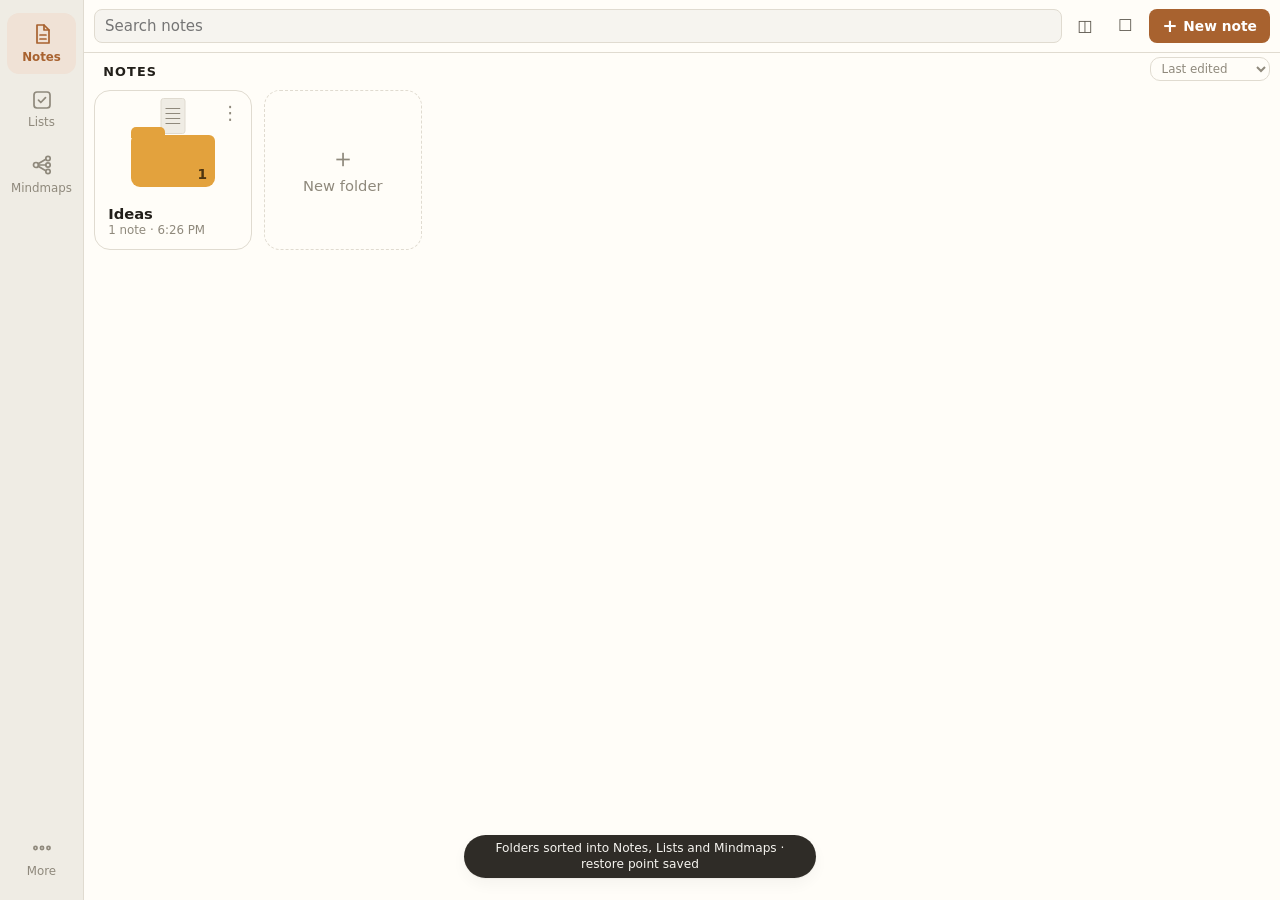
<file: index.html>
<!doctype html>
<html lang="en">
<head>
<meta charset="utf-8">
<!-- no maximum-scale: locking zoom stops anyone enlarging text they cannot read -->
<meta name="viewport" content="width=device-width,initial-scale=1,viewport-fit=cover">
<meta name="theme-color" content="#111214">
<title>Sulat</title>
<link rel="manifest" href="manifest.webmanifest">
<link rel="icon" href="icons/icon.svg" type="image/svg+xml">
<link rel="apple-touch-icon" href="icons/icon-192.png">
<meta name="apple-mobile-web-app-capable" content="yes">
<meta name="mobile-web-app-capable" content="yes">
<link rel="stylesheet" href="app.css">
</head>
<body>
<div id="app" class="app" data-pane="list" data-view-mode="list">

  <!-- ============ SIDEBAR : folders ============ -->
  <aside class="pane pane-nav" id="paneNav">
    <header class="pane-head">
      <button class="icon-btn only-narrow" data-act="nav-close" title="Close">&#10005;</button>
      <div class="brand">Sulat</div>
      <button class="icon-btn" data-act="new-folder" title="New folder">&#43;</button>
    </header>
    <nav class="nav-scroll" id="folderTree"></nav>
    <footer class="pane-foot">
      <button class="ghost-btn" data-act="open-transfer">Backup &amp; transfer</button>
      <button class="ghost-btn" data-act="open-fonts">Text &amp; font</button>
      <button class="ghost-btn" data-act="toggle-theme" id="themeBtn">Theme</button>
      <div class="storage-line" id="storageLine"></div>
    </footer>
  </aside>

  <!-- The tabs: down the left on a PC, along the bottom on a phone. Filled in
       by app.js; only shown in the new layout. -->
  <nav class="tabbar" id="tabBar" aria-label="Sections"></nav>

  <!-- ============ LIST : notes in current folder ============ -->
  <section class="pane pane-list" id="paneList">
    <header class="pane-head">
      <button class="icon-btn only-narrow" data-act="nav-open" title="Folders">&#9776;</button>
      <div class="search-wrap">
        <input id="search" type="search" placeholder="Search notes" autocomplete="off" spellcheck="false">
      </div>
      <button class="icon-btn" data-act="cycle-view" id="viewBtn" title="View: list / grid / large grid">&#9707;</button>
      <button class="icon-btn" data-act="toggle-select" id="selectBtn" title="Select notes">&#9744;</button>
      <button class="new-here" data-act="new-here" id="newHere" hidden><span class="nh-plus">&#43;</span><span class="nh-label">New note</span></button>
      <div class="new-menu">
        <button class="icon-btn primary" data-act="new-menu" title="New">&#43;</button>
        <div class="menu" id="newMenu" hidden>
          <button data-act="new" data-type="text"><b>Note</b><span>Long-form writing</span></button>
          <button data-act="new" data-type="list"><b>List</b><span>Reorder &amp; cross out</span></button>
          <button data-act="new" data-type="mindmap"><b>Mindmap</b><span>Quick node sketch</span></button>
        </div>
      </div>
    </header>

    <!-- bulk actions, shown only while selecting -->
    <div class="select-bar" id="selectBar" hidden>
      <span class="sel-count" id="selCount">0 selected</span>
      <button class="ghost-btn" data-act="sel-all">All</button>
      <button class="ghost-btn" data-act="sel-none">None</button>
      <button class="ghost-btn" data-act="sel-move">Move to folder…</button>
      <button class="ghost-btn" data-act="sel-tag">Tag…</button>
      <button class="ghost-btn" data-act="sel-pin">Pin</button>
      <button class="ghost-btn" data-act="sel-export">Export…</button>
      <button class="ghost-btn danger" data-act="sel-trash">Trash</button>
      <button class="ghost-btn" data-act="toggle-select">Done</button>
    </div>

    <!-- Three ways to start, all in reach. The plus menu above still works;
         this row is for not having to open it. -->
    <div class="new-row" id="newRow" hidden>
      <button class="new-chip" data-act="new" data-type="text">
        <span class="nc-ico k-text">&#9998;</span>Note</button>
      <button class="new-chip" data-act="new" data-type="list">
        <span class="nc-ico k-list">&#9745;</span>List</button>
      <button class="new-chip" data-act="new" data-type="mindmap">
        <span class="nc-ico k-mindmap">&#10021;</span>Mindmap</button>
    </div>

    <div class="list-bar">
      <button class="icon-btn up-btn back-btn" data-act="tab-up" id="upBtn" title="Back" aria-label="Back" hidden><svg viewBox="0 0 24 24" aria-hidden="true"><path d="M15 4.5 7.5 12l7.5 7.5"/></svg></button>
      <div class="list-title" id="listTitle"></div>
      <select class="sort-select" id="sortBy" title="Sort notes">
        <option value="edited">Last edited</option>
        <option value="oldest">Oldest edit</option>
        <option value="created">Newest first</option>
        <option value="az">Title A–Z</option>
        <option value="za">Title Z–A</option>
        <option value="type">Type</option>
      </select>
    </div>
    <div class="note-scroll" id="noteList"></div>
  </section>

  <div class="resizer" data-resize="nav" title="Drag to resize · double-click to reset"></div>
  <div class="resizer" data-resize="list" title="Drag to resize · double-click to reset"></div>
  <div class="rubber" id="rubber" hidden></div>

  <!-- ============ EDITOR ============ -->
  <main class="pane pane-editor" id="paneEditor">
    <header class="pane-head">
      <button class="icon-btn only-narrow back-btn" data-act="editor-back" title="Back" aria-label="Back"><svg viewBox="0 0 24 24" aria-hidden="true"><path d="M15 4.5 7.5 12l7.5 7.5"/></svg></button>
      <button class="folder-chip" data-act="move" id="editorCrumb" title="Move to another folder"></button>
      <button class="icon-btn save-btn" data-act="save-now" id="saveBtn" hidden
        title="Save now" aria-label="Save now">
        <svg viewBox="0 0 24 24" aria-hidden="true"><path d="M5 12.5 10 17.5 19 7"/></svg>
      </button>
      <div class="undo-pair">
        <button class="icon-btn" data-act="undo" id="undoBtn" title="Undo (Ctrl+Z)" aria-label="Undo">
          <svg viewBox="0 0 24 24" aria-hidden="true"><path d="M9 14 4 9l5-5"/><path d="M4 9h10a6 6 0 0 1 0 12h-3"/></svg>
        </button>
        <button class="icon-btn" data-act="redo" id="redoBtn" title="Redo (Ctrl+Shift+Z)" aria-label="Redo">
          <svg viewBox="0 0 24 24" aria-hidden="true"><path d="M15 14l5-5-5-5"/><path d="M20 9H10a6 6 0 0 0 0 12h3"/></svg>
        </button>
      </div>
      <button class="icon-btn" data-act="add-image" title="Add image">&#128247;</button>
      <div class="zoom-pair" id="zoomPair">
        <button class="icon-btn" data-act="zoom-out" title="Smaller text (Ctrl+-)" aria-label="Smaller text">
          <svg viewBox="0 0 24 24" aria-hidden="true"><circle cx="11" cy="11" r="7"/><path d="M20 20l-3.5-3.5M8 11h6"/></svg>
        </button>
        <button class="icon-btn" data-act="zoom-in" title="Bigger text (Ctrl++)" aria-label="Bigger text">
          <svg viewBox="0 0 24 24" aria-hidden="true"><circle cx="11" cy="11" r="7"/><path d="M20 20l-3.5-3.5M8 11h6M11 8v6"/></svg>
        </button>
      </div>
      <button class="icon-btn" data-act="toggle-full" id="fullBtn"
              title="Full screen (Esc to leave)">&#11036;</button>
      <button class="icon-btn" data-act="note-menu" title="More">&#8942;</button>
      <div class="menu node-menu" id="nodeMenu" hidden>
        <button data-act="map-rename"><b>Edit text</b></button>
        <button data-act="map-child"><b>Add child</b></button>
        <button data-act="map-checklist"><b>Task</b></button>
        <button data-act="map-copy"><b>Copy</b></button>
        <button data-act="map-paste"><b>Paste</b></button>
        <button data-act="map-duplicate"><b>Duplicate</b></button>
        <button data-act="map-del" class="danger"><b>Delete</b></button>
      </div>
      <div class="menu menu-right" id="noteMenu" hidden>
        <button data-act="pin"><b>Pin / unpin</b></button>
        <button data-act="move"><b>Move to folder…</b></button>
        <button data-act="export-note"><b>Export this note…</b></button>
        <button data-act="pages"><b>Pages…</b><span>More than one sheet in this note</span></button>
        <button data-act="duplicate"><b>Duplicate</b></button>
        <button data-act="add-tag"><b>Add a tag…</b><span>Labels that cut across folders</span></button>
        <button data-act="lock"><b>Lock note…</b><span>Encrypt it behind a passphrase</span></button>
        <button data-act="unlock" class="locked-item"><b>Unlock note…</b></button>
        <button data-act="trash" class="danger"><b>Move to trash</b></button>
        <button data-act="restore" class="hidden-item"><b>Restore</b></button>
        <button data-act="purge" class="danger hidden-item"><b>Delete forever</b></button>
      </div>
    </header>
    <div class="hit-bar" id="hitBar" hidden>
      <span id="hitCount"></span>
      <button class="icon-btn" data-act="hit-prev" title="Previous match" aria-label="Previous match">&#8593;</button>
      <button class="icon-btn" data-act="hit-next" title="Next match" aria-label="Next match">&#8595;</button>
      <button class="icon-btn" data-act="hit-clear" title="Stop highlighting" aria-label="Stop highlighting">&#10005;</button>
    </div>
    <div class="editor-scroll" id="editorScroll">
      <div class="empty-state" id="emptyState">
        <div class="empty-mark">&#9634;</div>
        <p>Pick a note, or start a new one.</p>
      </div>
      <div class="editor-body" id="editorBody" hidden>
        <!-- a textarea, not an input: an input is single-line, so a long title
             scrolled sideways off a phone screen instead of wrapping -->
        <textarea class="note-title" id="noteTitle" placeholder="Title" rows="1"
                  autocomplete="off" spellcheck="false" autocapitalize="words"></textarea>
        <button class="page-chip" data-act="pages" id="pageChip" hidden></button>
        <div class="note-meta" id="noteMeta"></div>
        <div class="tag-row" id="tagRow"></div>
        <div class="gallery" id="gallery"></div>

        <!-- locked -->
        <div class="locked-panel" id="lockedPanel" hidden>
          <div class="lock-mark">&#128274;</div>
          <p>This note is locked. Its contents are encrypted on this device.</p>
          <button class="btn solid" data-act="unlock">Unlock…</button>
        </div>

        <!-- text -->
        <div class="note-text note-rich" id="noteRich" contenteditable="true"
             spellcheck="true" data-placeholder="Write…"></div>
        <div class="img-grip" id="imgGrip" hidden title="Drag to resize"></div>
        <div class="img-bar" id="imgBar" hidden>
          <button data-act="img-align" data-align="left" title="Text wraps down the right">
            <svg viewBox="0 0 20 16" aria-hidden="true"><rect class="f" x="1" y="3" width="8" height="10" rx="1"/><g class="l"><rect x="11" y="4" width="8" height="1.5" rx=".75"/><rect x="11" y="7.5" width="8" height="1.5" rx=".75"/><rect x="11" y="11" width="5" height="1.5" rx=".75"/></g></svg>
          </button>
          <button data-act="img-align" data-align="center" title="Centred, text above and below">
            <svg viewBox="0 0 20 16" aria-hidden="true"><g class="l"><rect x="1" y="1" width="18" height="1.5" rx=".75"/></g><rect class="f" x="5" y="4" width="10" height="8" rx="1"/><g class="l"><rect x="1" y="13.5" width="18" height="1.5" rx=".75"/></g></svg>
          </button>
          <button data-act="img-align" data-align="right" title="Text wraps down the left">
            <svg viewBox="0 0 20 16" aria-hidden="true"><rect class="f" x="11" y="3" width="8" height="10" rx="1"/><g class="l"><rect x="1" y="4" width="8" height="1.5" rx=".75"/><rect x="1" y="7.5" width="8" height="1.5" rx=".75"/><rect x="1" y="11" width="5" height="1.5" rx=".75"/></g></svg>
          </button>
          <button data-act="img-align" data-align="full" title="Full width">
            <svg viewBox="0 0 20 16" aria-hidden="true"><rect class="f" x="1" y="3" width="18" height="10" rx="1"/></svg>
          </button>
          <span class="img-bar-sep"></span>
          <button data-act="img-free" id="imgFreeBtn" title="Free placement — drag anywhere, text ignores it">
            <svg viewBox="0 0 20 16" aria-hidden="true"><g class="l"><rect x="1" y="2" width="18" height="1.5" rx=".75"/><rect x="1" y="12.5" width="18" height="1.5" rx=".75"/></g><rect class="f" x="6" y="5" width="9" height="7" rx="1"/></svg>
          </button>
          <span class="img-bar-sep"></span>
          <button data-act="img-lock" id="imgLockBtn" title="Unlock to move this image">
            <svg viewBox="0 0 20 16" aria-hidden="true"><g class="lock-shut"><rect class="f" x="4" y="7" width="12" height="8" rx="1.5"/><path d="M7 7V5a3 3 0 0 1 6 0v2" fill="none" stroke="currentColor" stroke-width="1.6"/></g><g class="lock-open" style="display:none"><rect class="f" x="4" y="7" width="12" height="8" rx="1.5"/><path d="M7 7V5a3 3 0 0 1 5.6-1.5" fill="none" stroke="currentColor" stroke-width="1.6"/></g></svg>
          </button>
          <span class="img-bar-sep"></span>
          <button data-act="img-smaller" title="Smaller">&#8722;</button>
          <span class="img-size" id="imgSize">50%</span>
          <button data-act="img-bigger" title="Bigger">&#43;</button>
          <span class="img-bar-sep"></span>
          <button data-act="img-remove" class="danger" title="Remove image">&#10005;</button>
        </div>

        <!-- list -->
        <div class="list-editor" id="listEditor" hidden>
          <button class="add-item top" data-act="add-item-top">&#43; Add item</button>
          <div class="items" id="listItems"></div>
          <button class="add-item" data-act="add-item">&#43; Add item</button>
          <div class="list-tools">
            <button class="ghost-btn" data-act="sweep-done">Move done to bottom</button>
            <button class="ghost-btn" data-act="clear-done">Clear done</button>
            <span class="sel-tag" id="itemSelCount" hidden></span>
            <span class="count" id="listCount"></span>
          </div>
        </div>

        <!-- mindmap -->
        <div class="map-editor" id="mapEditor" hidden>
          <div class="map-tools">
            <button class="ghost-btn" data-act="map-child">&#43; Child <kbd>Tab</kbd></button>
            <button class="ghost-btn" data-act="map-sibling">&#43; Sibling <kbd>Enter</kbd></button>
            <button class="ghost-btn" data-act="map-rename">Rename <kbd>Enter</kbd></button>
            <button class="ghost-btn" data-act="map-select-mode" id="selModeBtn">Select <kbd>drag</kbd></button>
            <button class="ghost-btn" data-act="map-link" id="linkBtn">Relate <kbd>Ctrl+L</kbd></button>
            <button class="ghost-btn" data-act="map-image">&#128247; Image</button>
            <button class="ghost-btn" data-act="map-image-remove" hidden>Remove image</button>
            <button class="ghost-btn" data-act="map-copy">Copy <kbd>Ctrl+C</kbd></button>
            <button class="ghost-btn" data-act="map-paste">Paste <kbd>Ctrl+V</kbd></button>
            <button class="ghost-btn" data-act="map-duplicate">Duplicate <kbd>Ctrl+D</kbd></button>
            <button class="ghost-btn" data-act="map-del">Delete <kbd>Del</kbd></button>
            <button class="ghost-btn" data-act="map-zoom-out">&#8722;</button>
            <button class="ghost-btn" data-act="map-zoom-in">&#43;</button>
            <button class="ghost-btn" data-act="map-fit">Fit</button>
            <button class="ghost-btn" data-act="map-auto" id="autoBtn">Auto-arrange</button>
            <button class="ghost-btn" data-act="map-checklist">Task</button>
            <button class="ghost-btn" data-act="map-find">Find <kbd>Ctrl+F</kbd></button>
            <button class="ghost-btn" data-act="map-present">Present</button>
            <button class="ghost-btn" data-act="map-style-toggle" id="styleBtn">Style</button>
          </div>
          <div class="map-style">
            <div class="style-group">
              <span class="style-label">Colour</span>
              <div class="map-colors" id="mapColors" title="Colour the selected nodes"></div>
              <label class="swatch custom" id="customSwatch" title="Custom colour">
                <input type="color" id="customColor" value="#a8622f">
              </label>
              <button class="chip" data-act="map-tone-down" title="Less saturated">&#9680;</button>
              <button class="chip" data-act="map-tone-up" title="More saturated">&#9681;</button>
            </div>
            <div class="style-group">
              <span class="style-label">Shape</span>
              <div class="map-shapes" id="mapShapes" title="Shape of the selected nodes"></div>
            </div>
            <div class="style-group">
              <span class="style-label">Text</span>
              <button class="chip" data-act="map-font-smaller" title="Smaller text">A&#8722;</button>
              <span class="chip-val" id="mapFontVal">–</span>
              <button class="chip" data-act="map-font-bigger" title="Bigger text">A&#43;</button>
              <input type="range" id="mapFontRange" class="style-range" min="8" max="40" step="1"
                title="Size of the text in the selected nodes">
              <button class="chip" data-act="map-font-reset" title="Back to the app text size">Reset</button>
            </div>
            <div class="style-group">
              <span class="style-label">Spacing</span>
              <button class="chip" data-act="map-space-less" title="Closer together">&#8722;</button>
              <span class="chip-val" id="mapSpaceVal">52</span>
              <button class="chip" data-act="map-space-more" title="Further apart">&#43;</button>
            </div>
            <div class="style-group">
              <span class="style-label">Layout</span>
              <select id="mapLayout" title="Which way the map grows"></select>
              <button class="chip" data-act="map-branch" id="branchBtn"
                title="A colour for each branch off the middle">Branch colours</button>
            </div>
            <div class="style-group">
              <span class="style-label">Lines</span>
              <select id="mapEdgeType" title="Line style — applies to the selected link, or to all"></select>
              <button class="chip" data-act="map-line-thinner" title="Thinner">&#8722;</button>
              <span class="chip-val" id="mapLineVal">1.8</span>
              <button class="chip" data-act="map-line-thicker" title="Thicker">&#43;</button>
            </div>
            <span class="sel-tag" id="mapSelCount" hidden></span>
          </div>
          <div class="map-hint" id="mapHint"></div>
          <div class="map-canvas-wrap">
            <canvas id="mapCanvas"></canvas>
            <textarea id="mapInlineEdit" class="map-inline" spellcheck="false" hidden></textarea>
            <!-- the everyday buttons, where a thumb can reach them -->
            <button class="map-zoom" id="mapZoom" data-act="map-zoom-step"
              title="Tap for 50%, 100%, 200%">100%</button>
            <button class="map-pages" id="mapPages" data-act="pages"
              title="Pages in this mindmap">
              <svg viewBox="0 0 24 24" aria-hidden="true"><path d="M12 3.5l8.5 4.2-8.5 4.2-8.5-4.2z"/><path d="M3.5 12.2l8.5 4.2 8.5-4.2"/><path d="M3.5 16.4l8.5 4.2 8.5-4.2"/></svg>
            </button>
            <div class="map-quick" id="mapQuick">
              <button class="quick-btn" data-act="map-sibling">Sibling</button>
              <button class="quick-btn" data-act="map-child">Child</button>
              <button class="quick-btn" data-act="map-rename">Edit</button>
              <button class="quick-btn" data-act="map-fold">Fold</button>
              <button class="quick-btn" data-act="map-checklist">Task</button>
              <button class="quick-btn" data-act="map-style-toggle">Colour</button>
              <button class="quick-btn" data-act="map-image">Picture</button>
              <button class="quick-btn" data-act="map-image-remove" hidden>Remove picture</button>
              <button class="quick-btn" data-act="map-pic-change" hidden>Change picture</button>
              <button class="quick-btn" data-act="map-pic-smaller" hidden>Smaller picture</button>
              <button class="quick-btn" data-act="map-pic-bigger" hidden>Bigger picture</button>
              <button class="quick-btn" data-act="map-pic-reset" hidden>Picture back to normal</button>
              <button class="quick-btn" data-act="map-link">Relate</button>
              <button class="quick-btn" data-act="map-duplicate">Duplicate</button>
              <button class="quick-btn danger" data-act="map-del">Delete</button>
            </div>
          </div>
        </div>
      </div>
    </div>
  </main>
</div>

<!-- ============ dialogs ============ -->
<dialog id="dlg" class="dlg"><div class="dlg-inner" id="dlgInner"></div></dialog>
<div id="toast" class="toast" hidden></div>
<input type="file" id="filePick" accept="image/*" multiple hidden>
<input type="file" id="bundlePick" accept=".gz,.json,.sulat" hidden>
<div id="printRoot" class="print-root"></div>
<div id="lightbox" class="lightbox" hidden><img id="lightboxImg" alt=""></div>

<script src="db.js"></script>
<script src="history.js"></script>
<script src="lock.js"></script>
<script src="mindmap.js"></script>
<script src="exporter.js"></script>
<script src="app.js"></script>
</body>
</html>
</file>
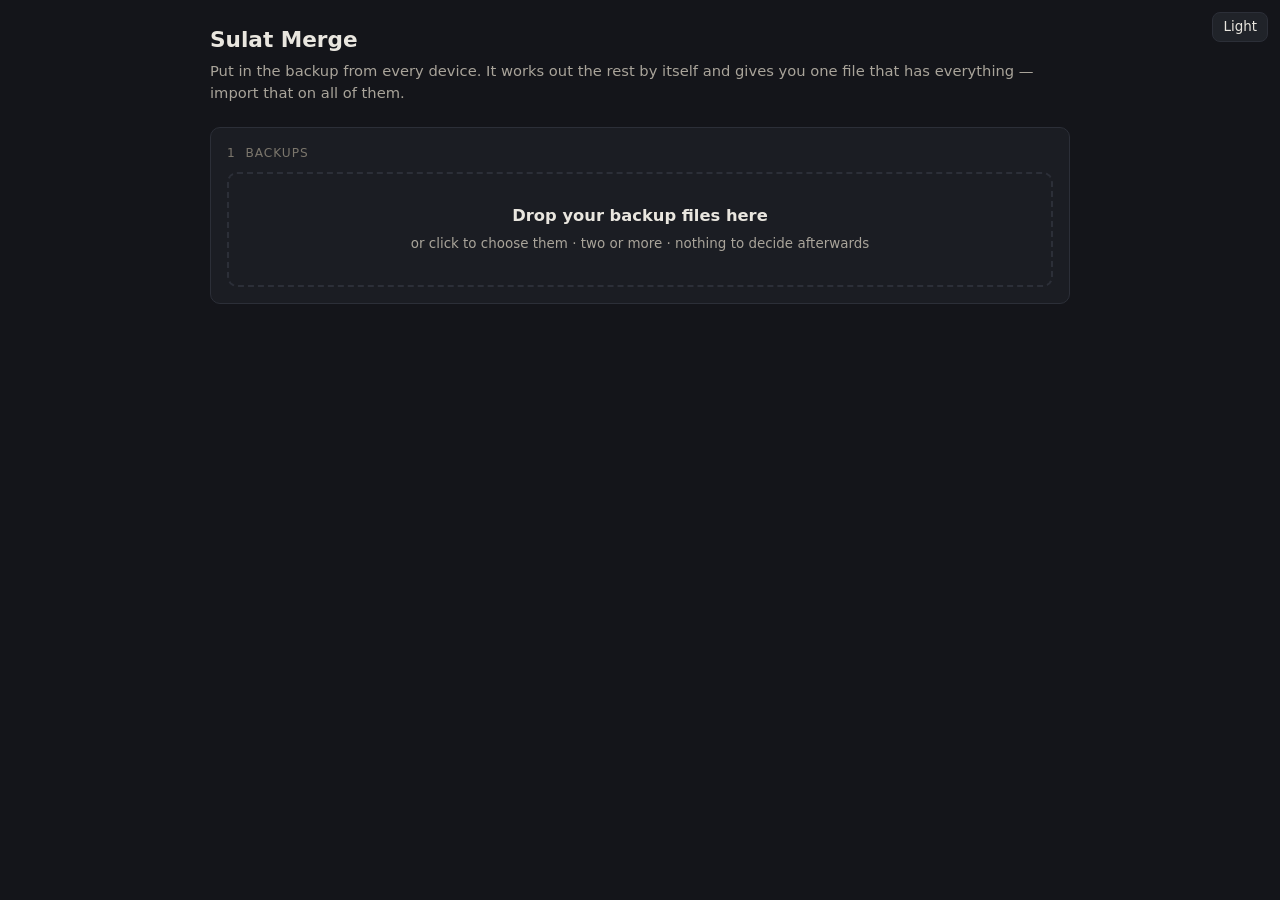
<file: merge.html>
<!doctype html>
<html lang="en" data-theme="dark">
<head>
<meta charset="utf-8">
<meta name="viewport" content="width=device-width, initial-scale=1, viewport-fit=cover">
<title>Sulat Merge</title>
<!--
  Sulat Merge - one file, no install.

  Put in the backup from every device. It works out what each one has that the
  others do not, shows you before it does anything, and writes one file you
  import everywhere so all your devices end up the same.

  The rules are the ones the app itself uses when you import a backup, kept
  deliberately in step with exporter.js:

    * a note that exists in more than one file resolves to whichever copy was
      edited last -- but a page that only the older copy has is still carried
      over, so a whole sheet is never dropped just because the note it sits in
      was touched somewhere else more recently
    * folders match on type plus their whole name path, never on id, so a
      backup from before the folders were split by type does not arrive as a
      second "Ideas"
    * a note that arrives under a different id but with identical content is
      the same note arriving twice, not a new one
    * nothing missing from a file is ever treated as deleted. Only a note
      actually in the bin carries a deletion, with the time it happened

  Your notes never leave this page. Nothing is uploaded, there is no server,
  and a locked note is merged as ciphertext -- this page cannot read one and
  never asks for a passphrase.
-->
<style>
:root {
  color-scheme: dark;
  --bg: #14151a;
  --pane: #1b1d23;
  --pane-2: #202329;
  --line: #2c2f38;
  --line-soft: #262931;
  --ink: #e9e6df;
  --ink-2: #a9a49a;
  --ink-3: #7b766c;
  --accent: #d29055;
  --accent-soft: #33291f;
  --danger: #e0705f;
  --ok: #6fbf8b;
  --new: #6ba8e0;
  --r: 10px;
  --font-ui: system-ui, -apple-system, "Segoe UI", Roboto, sans-serif;
}
:root[data-theme="light"] {
  color-scheme: light;
  --bg: #f6f4ef; --pane: #fffdf8; --pane-2: #efece4;
  --line: #e0dbd0; --line-soft: #ebe7dd;
  --ink: #221f1a; --ink-2: #5d584e; --ink-3: #8f897c;
  --accent: #a8622f; --accent-soft: #f0e2d6; --danger: #b03a2e;
  --ok: #2f7d4f; --new: #2f6ea8;
}
* { box-sizing: border-box; }
body {
  margin: 0; background: var(--bg); color: var(--ink);
  font: 15px/1.5 var(--font-ui);
  padding: 24px 16px 64px;
}
.wrap { max-width: 860px; margin: 0 auto; }
h1 { font-size: 1.35rem; margin: 0 0 4px; font-weight: 650; }
.sub { color: var(--ink-2); margin: 0 0 22px; font-size: .92rem; }
.card {
  background: var(--pane); border: 1px solid var(--line);
  border-radius: var(--r); padding: 16px; margin-bottom: 16px;
}
.step { font-size: .76rem; letter-spacing: .08em; text-transform: uppercase;
  color: var(--ink-3); margin-bottom: 10px; }

#drop {
  border: 2px dashed var(--line); border-radius: var(--r);
  padding: 30px 16px; text-align: center; color: var(--ink-2);
  cursor: pointer; transition: border-color .15s, background .15s;
}
#drop:hover, #drop.over { border-color: var(--accent); background: var(--accent-soft); color: var(--ink); }
#drop b { display: block; color: var(--ink); font-size: 1.02rem; margin-bottom: 4px; }
#drop small { font-size: .84rem; }

button {
  font: inherit; font-weight: 550; cursor: pointer;
  background: var(--pane-2); color: var(--ink);
  border: 1px solid var(--line); border-radius: 8px;
  padding: 9px 16px;
}
button:hover:not(:disabled) { border-color: var(--accent); }
button:disabled { opacity: .45; cursor: default; }
button.primary { background: var(--accent); border-color: var(--accent); color: #17130e; }
:root[data-theme="light"] button.primary { color: #fff; }
button.small { padding: 4px 10px; font-size: .84rem; font-weight: 500; }
.row-btns { display: flex; gap: 8px; flex-wrap: wrap; align-items: center; }

.src { font-size: .9rem; margin-top: 4px; }
.srcrow {
  display: flex; gap: 6px 16px; flex-wrap: wrap;
  align-items: baseline; justify-content: space-between;
  padding: 9px 2px; border-bottom: 1px solid var(--line-soft);
}
.srcrow:last-child { border-bottom: 0; }
.srcrow .nm { font-weight: 550; overflow-wrap: anywhere; min-width: 0; }
.srcrow .num { color: var(--ink-2); }
.srcrow .bad { color: var(--danger); }

.did { margin: 10px 0 0; padding-left: 20px; }
.did li { margin: 4px 0; color: var(--ink-2); }
details { margin-top: 12px; }
summary { cursor: pointer; color: var(--ink-2); font-size: .88rem; }
summary:hover { color: var(--ink); }
.note { font-size: .86rem; color: var(--ink-2); margin-top: 10px; }
.done { border-color: var(--ok); }
.done h2 { margin: 0 0 6px; font-size: 1.05rem; }
pre.report { white-space: pre-wrap; font-size: .82rem; color: var(--ink-2);
  background: var(--pane-2); border-radius: 8px; padding: 12px; margin: 12px 0 0;
  max-height: 30vh; overflow: auto; }
.err { color: var(--danger); }
#themeBtn { position: fixed; top: 12px; right: 12px; }
[hidden] { display: none !important; }
@media (max-width: 560px) {
  body { padding: 16px 12px 48px; }
}
</style>
</head>
<body>
<button id="themeBtn" class="small" type="button">Light</button>

<div class="wrap">
  <h1>Sulat Merge</h1>
  <p class="sub">Put in the backup from every device. It works out the rest by itself and gives you one file that has everything &mdash; import that on all of them.</p>

  <div class="card">
    <div class="step">1 &nbsp;Backups</div>
    <div id="drop" tabindex="0" role="button">
      <b>Drop your backup files here</b>
      <small>or click to choose them &middot; two or more &middot; nothing to decide afterwards</small>
    </div>
    <input type="file" id="picker" multiple accept=".json,.gz,application/json,application/gzip" hidden>
    <div class="src" id="srcTable" hidden></div>
    <div class="row-btns" id="srcBtns" hidden style="margin-top:12px">
      <button type="button" class="primary" id="go">Merge into one file</button>
      <button type="button" class="small" id="clear">Start over</button>
    </div>
  </div>

  <div class="card done" id="done" hidden>
    <div class="step">2 &nbsp;Done</div>
    <h2 id="doneHead"></h2>
    <ul class="did" id="did"></ul>
    <p class="note">Import this on <b>every</b> device &mdash; More &rarr; Backup &amp; transfer &rarr; Import backup &mdash; and they will all match.</p>
    <details id="detailWrap">
      <summary>Every note it had to think about</summary>
      <pre class="report" id="report"></pre>
    </details>
    <div class="row-btns" style="margin-top:12px">
      <button type="button" id="again" class="small">Merge another set</button>
      <button type="button" id="saveReport" class="small">Save this report</button>
    </div>
  </div>
</div>

<script>
(function () {
  'use strict';

  var BUNDLE_FORMAT = 'sulat-bundle';
  var BUNDLE_FORMATS = ['sulat-bundle', 'slate-bundle'];
  var BUNDLE_VERSION = 1;
  var KIND_ORDER = { text: 0, list: 1, mindmap: 2 };

  function $(id) { return document.getElementById(id); }
  function clone(o) { return JSON.parse(JSON.stringify(o)); }

  function uid() {
    return 'm' + Date.now().toString(36) + Math.random().toString(36).slice(2, 9);
  }

  function when(ms) {
    if (!ms) return 'unknown';
    var d = new Date(ms);
    if (isNaN(d.getTime())) return 'unknown';
    return d.toLocaleDateString(undefined, { day: 'numeric', month: 'short', year: 'numeric' }) +
      ' ' + d.toLocaleTimeString(undefined, { hour: '2-digit', minute: '2-digit' });
  }

  function shortDate(ms) {
    if (!ms) return '';
    var d = new Date(ms);
    if (isNaN(d.getTime())) return '';
    return d.toLocaleDateString(undefined, { day: 'numeric', month: 'short' });
  }

  /* ---------------- reading a backup ---------------- */

  function looksGzipped(buf) {
    var b = new Uint8Array(buf, 0, Math.min(2, buf.byteLength));
    return b.length === 2 && b[0] === 0x1f && b[1] === 0x8b;
  }

  function gunzip(blob) {
    var stream = blob.stream().pipeThrough(new DecompressionStream('gzip'));
    return new Response(stream).text();
  }

  function gzipText(text) {
    if (typeof CompressionStream !== 'function') return Promise.resolve(null);
    try {
      var s = new Blob([text]).stream().pipeThrough(new CompressionStream('gzip'));
      return new Response(s).blob();
    } catch (e) { return Promise.resolve(null); }
  }

  function readFile(file) {
    return file.arrayBuffer().then(function (buf) {
      if (looksGzipped(buf)) {
        if (typeof DecompressionStream !== 'function') {
          throw new Error('This browser cannot open a compressed backup. Use Chrome or Edge.');
        }
        return gunzip(new Blob([buf]));
      }
      return new Blob([buf]).text();
    }).then(function (txt) {
      var b;
      try { b = JSON.parse(txt); } catch (e) { throw new Error('Not a valid backup file.'); }
      if (b && b.format === 'sulat-encrypted') {
        throw new Error('This backup is encrypted. Export an unencrypted one to merge it.');
      }
      if (!b || BUNDLE_FORMATS.indexOf(b.format) < 0) throw new Error('Not a Sulat backup.');
      if ((b.version || 0) > BUNDLE_VERSION) throw new Error('Made by a newer version of Sulat than this merger knows.');
      return b;
    });
  }

  /* ---------------- pages ----------------

     The page you are looking at does not keep its content in the page list --
     it lives on the note itself, and `content` is left null. Comparing two
     copies of a note therefore has to fold the open page back into place
     first, or a note open on page 1 here and page 2 there looks like two
     different notes when nothing was actually changed. */

  function emptyContent() {
    return { body: '', bodyHtml: '', items: [], map: { nodes: [], edges: [] }, imgs: [] };
  }

  function topContent(n) {
    return {
      body: n.body || '', bodyHtml: n.bodyHtml || '',
      items: n.items || [], map: n.map || { nodes: [], edges: [] },
      imgs: []
    };
  }

  function pageMap(n) {
    var top = topContent(n);
    if (!Array.isArray(n.pages) || !n.pages.length) {
      return { order: ['_one'], byId: { _one: { name: 'Page 1', content: top } }, active: '_one', single: true };
    }
    var byId = {}, order = [];
    var active = n.page;
    var ids = n.pages.map(function (p) { return p.id; });
    if (ids.indexOf(active) < 0) active = ids[0];
    n.pages.forEach(function (p) {
      order.push(p.id);
      byId[p.id] = {
        name: p.name || '',
        content: p.content || (p.id === active ? top : emptyContent())
      };
    });
    return { order: order, byId: byId, active: active, single: false };
  }

  function fromPages(base, pm) {
    var out = clone(base);
    var act = pm.byId[pm.active] ? pm.byId[pm.active].content : emptyContent();
    out.body = act.body || '';
    if (act.bodyHtml) out.bodyHtml = act.bodyHtml; else delete out.bodyHtml;
    out.items = act.items || [];
    out.map = act.map || { nodes: [], edges: [] };
    if (pm.order.length === 1) {
      delete out.pages;
      delete out.page;
      return out;
    }
    out.pages = pm.order.map(function (id) {
      return {
        id: id === '_one' ? (pm.realOne || (pm.realOne = uid())) : id,
        name: pm.byId[id].name || '',
        content: id === pm.active ? null : pm.byId[id].content
      };
    });
    var actId = pm.active === '_one' ? pm.realOne : pm.active;
    out.page = actId;
    return out;
  }

  /* What a page actually holds, with nothing in it that changes when you
     merely look at it. */
  function contentKey(c) {
    c = c || emptyContent();
    return JSON.stringify({
      body: c.body || '', bodyHtml: c.bodyHtml || '',
      items: c.items || [], map: c.map || null
    });
  }

  /* A note's content, free of id, times and which folder it sits in. Two
     notes with the same key hold nothing different from each other. */
  function noteKey(n) {
    var pm = pageMap(n);
    return JSON.stringify({
      type: n.type || 'text',
      title: (n.title || '').trim(),
      tags: (n.tags || []).slice().sort(),
      images: (n.images || []).slice().sort(),
      enc: n.enc || null,
      deleted: !!n.deletedAt,
      pages: pm.order.map(function (id) {
        return [pm.byId[id].name || '', contentKey(pm.byId[id].content)];
      })
    });
  }

  /* ---------------- folders ----------------

     Matched on type plus the whole name path, never on id. Two devices that
     both made a "Work" folder by hand gave it two different ids; matching on
     id would leave you with two of them for ever. */

  function folderKey(name) { return String(name || '').trim().toLowerCase(); }

  function pathOf(f, byId) {
    var names = [], guard = 0, x = f;
    while (x && guard++ < 64) {
      names.unshift(folderKey(x.name));
      x = x.parentId ? byId[x.parentId] : null;
    }
    return names.join('\u0000');
  }

  function FolderTable() {
    this.rows = [];        // the merged folders
    this.byKey = {};       // 'kind|path' -> id
    this.byPath = {};      // path -> id, whatever type is sitting there
    this.byId = {};
  }

  /* Every file's folders at once, and in a fixed order: the typed ones first,
     then any from a backup made before folders were split by type.

     The order matters. Taken the other way round, an old untyped "Work" claims
     the path first, the real typed "Work" then finds nothing of its own type
     and arrives beside it -- and you end up with two "Work" folders purely
     because of which backup you happened to put in first. */
  FolderTable.prototype.absorbAll = function (sources) {
    var self = this;
    var maps = sources.map(function () { return {}; });
    /* Files taken in name order, not the order they were dropped in. Where two
       files hold the same folder, the first one seen is the one that keeps its
       id -- so without this the merged file would differ in its folder ids
       depending on which backup happened to land first, and merging the same
       pile twice would not give the same file back. */
    var order = sources.map(function (s, i) { return i; }).sort(function (a, b) {
      if (sources[a].name === sources[b].name) return a - b;
      return sources[a].name < sources[b].name ? -1 : 1;
    });
    var kinds = Object.keys(KIND_ORDER).sort(function (a, b) {
      return KIND_ORDER[a] - KIND_ORDER[b];
    });
    kinds.forEach(function (kind) {
      order.forEach(function (i) { self._pass(sources[i].data.folders || [], maps[i], kind); });
    });
    order.forEach(function (i) { self._pass(sources[i].data.folders || [], maps[i], null); });
    return maps;
  };

  FolderTable.prototype._pass = function (all, idMap, kind) {
    var self = this;
    var byId = {};
    all.forEach(function (f) { if (f && f.id) byId[f.id] = f; });

    var pending = all.filter(function (f) {
      return f && f.id && !idMap.hasOwnProperty(f.id) && (kind ? f.kind === kind : !f.kind);
    });
    var guard = 0;

    function make(f, path, parentId) {
      var id = self.byId[f.id] ? uid() : f.id;    // two files, two folders, one id
      idMap[f.id] = id;
      self.byKey[(kind || '') + '|' + path] = id;
      if (!self.byPath[path]) self.byPath[path] = id;
      var row = {
        id: id, name: f.name, parentId: parentId || null,
        order: f.order || Date.now(), createdAt: f.createdAt || Date.now()
      };
      if (kind) row.kind = kind;
      if (f.color) row.color = f.color;
      if (f.pinned) row.pinned = true;
      // a folder the app invented to match one in another tab; dropping this
      // would bring every empty folder back as one of yours
      if (f.auto) row.auto = true;
      self.rows.push(row);
      self.byId[id] = row;
    }

    // Parents have to land before their children and a backup does not promise
    // to list them in that order, so this goes round until nothing moves.
    while (pending.length && guard++ < 64) {
      var next = [];
      pending.forEach(function (f) {
        if (f.parentId && byId[f.parentId] && !idMap.hasOwnProperty(f.parentId)) {
          next.push(f);
          return;
        }
        var path = pathOf(f, byId);
        var parentId = f.parentId ? self.resolve(idMap[f.parentId]) : null;

        if (kind) {
          var hit = self.byKey[kind + '|' + path];
          if (hit) { idMap[f.id] = hit; return; }
        } else if (self.byPath[path]) {
          /* A folder with no type, from a backup made before the split. It is
             not a folder of its own: it is whichever of the typed folders at
             this path the note filed in it turns out to need. */
          idMap[f.id] = { path: path };
          return;
        }
        make(f, path, parentId);
      });
      if (next.length === pending.length) {
        // a loop in the parents: take what is left as top-level rather than spin
        next.forEach(function (f) { make(f, pathOf(f, byId), null); });
        next = [];
      }
      pending = next;
    }
  };

  // an id, or the folder an untyped one stands for
  FolderTable.prototype.resolve = function (m) {
    if (m && typeof m === 'object') return this.byPath[m.path] || null;
    return m || null;
  };

  FolderTable.prototype.forNote = function (m, type) {
    if (m && typeof m === 'object' && m.path) {
      return this.byKey[(type || 'text') + '|' + m.path] || this.byPath[m.path] || null;
    }
    return m || null;
  };

  /* ---------------- images ---------------- */

  function imagesUsedBy(n) {
    var ids = [];
    (n.images || []).forEach(function (i) { ids.push(i); });
    var pm = pageMap(n);
    pm.order.forEach(function (id) {
      var c = pm.byId[id].content || {};
      (c.imgs || []).forEach(function (i) { ids.push(i); });
      ((c.map && c.map.nodes) || []).forEach(function (x) {
        (x.pics && x.pics.length ? x.pics : (x.image ? [x.image] : []))
          .forEach(function (i) { ids.push(i); });
      });
      String(c.bodyHtml || '').replace(/data-img="([^"]+)"/g, function (m, i) { ids.push(i); return m; });
    });
    return ids;
  }

  /* ---------------- the merge itself ---------------- */

  /* Everything the merge worked out, before anything is decided. The screen
     shows this and you say yes; nothing here has changed a single file. */
  function plan(sources) {
    var folders = new FolderTable();
    var maps = folders.absorbAll(sources);
    var notes = {};          // id -> { note, from, key, seen, clash }
    var warnings = [];

    sources.forEach(function (src, si) {
      var fm = maps[si];
      (src.data.notes || []).forEach(function (raw) {
        if (!raw || !raw.id) return;
        var n = clone(raw);
        if (n.folderId && fm.hasOwnProperty(n.folderId)) {
          n.folderId = folders.forNote(fm[n.folderId], n.type);
        }
        var key = noteKey(n);
        var have = notes[n.id];

        if (!have) {
          notes[n.id] = { note: n, from: src.name, key: key, seen: [src.name] };
          return;
        }
        if (have.seen.indexOf(src.name) < 0) have.seen.push(src.name);

        if (key === have.key) {
          // the same note, unchanged, in another file: nothing to decide
          if ((n.updatedAt || 0) > (have.note.updatedAt || 0)) {
            have.note = n;
            have.from = src.name;
          }
          return;
        }

        var mineAt = have.note.updatedAt || 0, theirsAt = n.updatedAt || 0;
        /* The later edit wins. Two edits stamped at the very same moment are
           settled by the name of the file instead, so that the answer can
           never depend on which backup you happened to put in first. */
        var takeNew = theirsAt > mineAt || (theirsAt === mineAt && src.name < have.from);
        var winner = takeNew ? n : have.note;
        var loser = takeNew ? have.note : n;

        // A page the losing copy has to itself is carried across: a whole
        // sheet must never vanish because the note it sits in was touched
        // somewhere else more recently.
        var carried = carryPages(winner, loser);
        var winFrom = takeNew ? src.name : have.from;
        var loseFrom = takeNew ? have.from : src.name;
        var was = have.clash || { carried: [], how: [], stashed: [] };

        // put the two copies together rather than picking one
        var fixed = reconcile(carried.note, loser);
        var note = fixed.note, how = fixed.how, stashed = null;
        if (!fixed.done && !alreadyHas(note, loser)) {
          var st = stashAsPage(note, loser, loseFrom);
          note = st.note;
          stashed = st.name;
        }

        have.note = note;
        have.key = noteKey(note);
        have.from = winFrom;
        have.clash = {
          win: { from: winFrom, at: winner.updatedAt || 0 },
          lose: { from: loseFrom, at: loser.updatedAt || 0 },
          carried: was.carried.concat(carried.names),
          how: was.how.concat(how ? [how] : []),
          stashed: was.stashed.concat(stashed ? [stashed] : [])
        };
      });
    });

    /* The same note under two ids -- most often a starter note from an older
       build, before they carried an id of their own. The survivor is the
       lowest id rather than the first one seen, so merging the same pile of
       backups twice cannot settle on a different one each time. */
    var groups = {}, absorbed = 0;
    Object.keys(notes).forEach(function (id) {
      (groups[notes[id].key] = groups[notes[id].key] || []).push(id);
    });
    Object.keys(groups).forEach(function (k) {
      var ids = groups[k];
      if (ids.length < 2) return;
      ids.sort();
      var keep = notes[ids[0]];
      keep.copies = [];
      ids.slice(1).forEach(function (id) {
        var other = notes[id];
        if ((other.note.updatedAt || 0) > (keep.note.updatedAt || 0)) {
          keep.note.updatedAt = other.note.updatedAt;
        }
        other.seen.forEach(function (s) { if (keep.seen.indexOf(s) < 0) keep.seen.push(s); });
        if (other.clash && !keep.clash) keep.clash = other.clash;
        keep.copies.push(other.from);
        delete notes[id];
        absorbed++;
      });
    });

    // one row per decision, newest first
    var items = Object.keys(notes).map(function (id) {
      var r = notes[id];
      var row = {
        id: id, title: titleOf(r.note), from: r.from, only: r.seen,
        at: r.note.updatedAt || 0, take: true,
        copies: r.copies || null,
        kind: r.clash ? 'clash' : (r.seen.length > 1 ? 'same' : 'new')
      };
      if (r.clash) {
        row.win = r.clash.win;
        row.lose = r.clash.lose;
        row.carried = r.clash.carried;
        row.close = r.clash.close;
        row.both = false;
      }
      return row;
    }).sort(function (a, b) { return (b.at || 0) - (a.at || 0); });

    // images: only those some surviving note still points at
    var used = {};
    Object.keys(notes).forEach(function (id) {
      imagesUsedBy(notes[id].note).forEach(function (i) { used[i] = true; });
    });
    var images = {}, missing = 0;
    sources.forEach(function (src) {
      (src.data.images || []).forEach(function (im) {
        if (!im || !im.id || !used[im.id] || images[im.id]) return;
        if (!im.data) { missing++; return; }   // a snapshot holds ids only
        images[im.id] = im;
      });
    });
    if (missing) {
      warnings.push(missing + ' picture(s) are named in a backup but not stored in it. ' +
        'That happens with an automatic snapshot rather than an exported backup; ' +
        'those pictures stay on the device that has them.');
    }

    return {
      sources: sources, folders: folders, notes: notes,
      items: items, images: images, warnings: warnings, absorbed: absorbed
    };
  }

  function many(n, one, more) {
    return n + ' ' + (n === 1 ? one : (more || one + 's'));
  }

  function titleOf(n) {
    var t = (n.title || '').trim();
    if (t) return t;
    if (n.locked || n.enc) return 'Locked note';
    var body = (n.body || '').trim();
    if (body) return body.split('\n')[0].slice(0, 60);
    var first = (n.items || [])[0];
    if (first && first.text) return String(first.text).slice(0, 60);
    var node = ((n.map || {}).nodes || [])[0];
    if (node && node.text) return String(node.text).slice(0, 60);
    return 'Untitled';
  }

  /* Two copies of one note that both changed since they parted.

     Nearly always they can be put together with nothing lost and nothing to
     ask: a list becomes the union of its lines, a map the union of its nodes,
     and text where one copy merely carries on from the other is simply the
     longer of the two. Only when the two genuinely say different things is
     the older wording kept as an extra page on the same note -- so nothing is
     ever thrown away, and nothing extra turns up in your list of notes. */
  function reconcile(win, lose) {
    var out = clone(win);

    if ((out.type || 'text') === 'list') {
      var seen = {}, items = [];
      (win.items || []).forEach(function (it) {
        if (!it) return;
        if (it.id) seen[it.id] = true;
        items.push(it);
      });
      var added = 0;
      (lose.items || []).forEach(function (it) {
        if (!it || (it.id && seen[it.id])) return;
        items.push(it);
        added++;
      });
      out.items = items;
      return { note: out, how: added ? 'lines from both' : '', done: true };
    }

    if ((out.type || 'text') === 'mindmap') {
      var wm = win.map || { nodes: [], edges: [] };
      var lm = lose.map || { nodes: [], edges: [] };
      var known = {}, nodes = [], grew = 0;
      (wm.nodes || []).forEach(function (n) {
        if (!n || !n.id) return;
        known[n.id] = true;
        nodes.push(n);
      });
      (lm.nodes || []).forEach(function (n) {
        if (!n || !n.id || known[n.id]) return;
        known[n.id] = true;
        nodes.push(n);
        grew++;
      });
      var links = {}, edges = [];
      (wm.edges || []).concat(lm.edges || []).forEach(function (e) {
        if (!e || !known[e.a] || !known[e.b]) return;
        var k = e.a + '>' + e.b;
        if (links[k]) return;
        links[k] = true;
        edges.push(e);
      });
      out.map = { nodes: nodes, edges: edges };
      return { note: out, how: grew ? 'nodes from both' : '', done: true };
    }

    // text: one copy carrying on from the other is not a disagreement
    var a = String(win.body || ''), b = String(lose.body || '');
    if (!b || a.indexOf(b) !== -1) return { note: out, how: '', done: true };
    if (b.indexOf(a) !== -1) {
      out.body = b;
      if (lose.bodyHtml) out.bodyHtml = lose.bodyHtml;
      else delete out.bodyHtml;
      return { note: out, how: 'the fuller of the two', done: true };
    }
    return { note: out, how: '', done: false };
  }

  /* Has this wording already been kept, on an earlier merge? Every page of
     the winner is checked, because that is where a previous merge put it.
     Without this the same older wording would be added again every time the
     same two backups met, and a note would grow a page per merge. */
  function alreadyHas(win, lose) {
    var pm = pageMap(win), lp = pageMap(lose);
    var want = contentKey(lp.byId[lp.active].content);
    for (var i = 0; i < pm.order.length; i++) {
      if (contentKey(pm.byId[pm.order[i]].content) === want) return true;
    }
    return false;
  }

  /* The older wording, kept as a page rather than as a second note. */
  function stashAsPage(win, lose, fromName) {
    var pm = pageMap(win), lp = pageMap(lose);
    var id = uid();
    var when = shortDate(lose.updatedAt);
    var name = 'Also on ' + String(fromName).replace(/\.json(\.gz)?$/i, '') +
      (when ? ', ' + when : '');
    pm.order.push(id);
    pm.byId[id] = { name: name, content: lp.byId[lp.active].content };
    if (pm.order[0] === '_one') pm.realOne = uid();
    return { note: fromPages(win, pm), name: name };
  }

  /* Give the winning copy any page the losing one had to itself. */
  function carryPages(winner, loser) {
    var w = pageMap(winner), l = pageMap(loser);
    var extra = l.order.filter(function (id) { return id !== '_one' && !w.byId[id]; });
    if (!extra.length) return { note: clone(winner), names: [] };

    var pm = { order: w.order.slice(), byId: {}, active: w.active };
    w.order.forEach(function (id) { pm.byId[id] = w.byId[id]; });
    var names = [];
    extra.forEach(function (id) {
      pm.order.push(id);
      pm.byId[id] = l.byId[id];
      names.push(l.byId[id].name || 'a page');
    });
    // a single-page note growing a second one needs its first page made real
    if (pm.order[0] === '_one') pm.realOne = uid();
    return { note: fromPages(winner, pm), names: names };
  }

  /* The plan, as the file to save. Nothing here asks anything: every copy
     of every note is already folded together by the time it arrives. */
  function build(p) {
    var notes = [], report = [];
    var joined = 0, stashed = 0, carried = 0;

    p.items.forEach(function (row) {
      var rec = p.notes[row.id];
      if (!rec) return;
      notes.push(rec.note);
      var c = rec.clash;
      if (!c) return;
      joined++;
      var line = '  ' + row.title + '  -  ' + c.win.from + ' (' + when(c.win.at) +
        ') and ' + c.lose.from + ' (' + when(c.lose.at) + ')';
      if (c.how.length) line += ', took ' + c.how.join(' and ');
      report.push(line);
      if (c.carried.length) {
        carried += c.carried.length;
        report.push('        pages kept from the other copy: ' + c.carried.join(', '));
      }
      if (c.stashed.length) {
        stashed += c.stashed.length;
        report.push('        the other wording kept as a page: ' + c.stashed.join(', '));
      }
    });

    var used = {};
    notes.forEach(function (n) { imagesUsedBy(n).forEach(function (i) { used[i] = true; }); });
    var images = Object.keys(p.images)
      .filter(function (id) { return used[id]; })
      .map(function (id) { return p.images[id]; });

    // A folder nothing is filed in is still kept: an empty folder you made on
    // purpose is not rubbish.
    var live = notes.filter(function (n) { return !n.deletedAt; }).length;

    var bundle = {
      format: BUNDLE_FORMAT,
      version: BUNDLE_VERSION,
      exportedAt: new Date().toISOString(),
      counts: { notes: notes.length, folders: p.folders.rows.length, images: images.length },
      folders: p.folders.rows,
      notes: notes,
      imagesInline: true,
      images: images
    };

    var head = [];
    head.push('Sulat Merge  -  ' + when(Date.now()));
    head.push('');
    p.sources.forEach(function (s) {
      var ns = s.data.notes || [];
      var liveN = ns.filter(function (n) { return !n.deletedAt; }).length;
      head.push('  ' + s.name + '  -  ' + liveN + ' notes, ' +
        (s.data.folders || []).length + ' folders, last edit ' + when(s.newest));
    });
    head.push('');
    head.push('  merged  ->  ' + many(live, 'note') + ' (' + (notes.length - live) +
      ' in the bin), ' + many(p.folders.rows.length, 'folder') + ', ' +
      many(images.length, 'picture'));
    if (joined) head.push('  ' + many(joined, 'note') + ' existed in more than one file and were put together');
    if (carried) head.push('  ' + many(carried, 'page') + ' kept that only one copy had');
    if (stashed) head.push('  ' + many(stashed, 'note') +
      ' said two different things, so the older wording is a page inside it');
    if (p.absorbed) head.push('  ' + many(p.absorbed, 'exact copy', 'exact copies') + ' dropped');
    p.warnings.forEach(function (w) { head.push('  ! ' + w); });
    if (report.length) { head.push(''); head.push('Notes that existed in more than one file:'); }

    return {
      bundle: bundle, report: head.concat(report).join('\n'),
      live: live, joined: joined, stashed: stashed, carried: carried,
      absorbed: p.absorbed, folders: p.folders.rows.length, images: images.length
    };
  }

  /* ---------------- screen ---------------- */

  var sources = [];
  var lastReport = '';

  function fileRow(s) {
    var d = document.createElement('div');
    d.className = 'srcrow';
    if (s.error) {
      d.innerHTML = '<span class="nm">' + esc(s.name) + '</span>' +
        '<span class="num bad">' + esc(s.error) + '</span>';
      return d;
    }
    var ns = s.data.notes || [];
    var live = ns.filter(function (n) { return !n.deletedAt; }).length;
    d.innerHTML = '<span class="nm">' + esc(s.name) + '</span>' +
      '<span class="num">' + many(live, 'note') + ' &middot; ' +
      many((s.data.folders || []).length, 'folder') + ' &middot; ' +
      many((s.data.images || []).length, 'picture') + ' &middot; last edit ' +
      esc(when(s.newest)) + '</span>';
    return d;
  }

  function esc(s) {
    return String(s == null ? '' : s).replace(/[&<>"]/g, function (c) {
      return { '&': '&amp;', '<': '&lt;', '>': '&gt;', '"': '&quot;' }[c];
    });
  }

  function drawSources() {
    var t = $('srcTable');
    t.innerHTML = '';
    sources.forEach(function (s) { t.appendChild(fileRow(s)); });
    var ok = sources.filter(function (s) { return !s.error; });
    t.hidden = !sources.length;
    $('srcBtns').hidden = !sources.length;
    $('go').disabled = ok.length < 2;
    $('go').textContent = ok.length < 2
      ? 'Two backups at least, please'
      : 'Merge ' + ok.length + ' into one file';
  }

  function addFiles(list) {
    var jobs = Array.prototype.slice.call(list).map(function (f) {
      return readFile(f).then(function (data) {
        var ns = data.notes || [];
        var newest = 0;
        ns.forEach(function (n) { newest = Math.max(newest, n.updatedAt || 0); });
        return { name: f.name, data: data, newest: newest };
      }).catch(function (e) {
        return { name: f.name, error: e.message || String(e) };
      });
    });
    Promise.all(jobs).then(function (loaded) {
      loaded.forEach(function (s) {
        var dupe = sources.some(function (x) { return x.name === s.name && !x.error; });
        if (!dupe) sources.push(s);
      });
      $('done').hidden = true;
      drawSources();
    });
  }

  function save(blob, name) {
    var url = URL.createObjectURL(blob);
    var a = document.createElement('a');
    a.href = url;
    a.download = name;
    document.body.appendChild(a);
    a.click();
    a.remove();
    setTimeout(function () { URL.revokeObjectURL(url); }, 4000);
  }

  function stamp() {
    var d = new Date(), p = function (n) { return String(n).padStart(2, '0'); };
    return d.getFullYear() + p(d.getMonth() + 1) + p(d.getDate()) + '-' + p(d.getHours()) + p(d.getMinutes());
  }

  /* ---------------- wiring ---------------- */

  var drop = $('drop'), picker = $('picker');

  drop.onclick = function () { picker.click(); };
  drop.onkeydown = function (e) {
    if (e.key === 'Enter' || e.key === ' ') { e.preventDefault(); picker.click(); }
  };
  picker.onchange = function () {
    if (picker.files && picker.files.length) addFiles(picker.files);
    picker.value = '';
  };

  ['dragenter', 'dragover'].forEach(function (k) {
    drop.addEventListener(k, function (e) { e.preventDefault(); drop.classList.add('over'); });
  });
  ['dragleave', 'drop'].forEach(function (k) {
    drop.addEventListener(k, function (e) { e.preventDefault(); drop.classList.remove('over'); });
  });
  drop.addEventListener('drop', function (e) {
    if (e.dataTransfer && e.dataTransfer.files.length) addFiles(e.dataTransfer.files);
  });
  // a file dropped anywhere else must not navigate away from the page
  window.addEventListener('dragover', function (e) { e.preventDefault(); });
  window.addEventListener('drop', function (e) { e.preventDefault(); });

  $('clear').onclick = function () {
    sources = [];
    drawSources();
    $('done').hidden = true;
  };

  $('go').onclick = function () {
    var ok = sources.filter(function (s) { return !s.error; });
    if (ok.length < 2) return;

    var out = build(plan(ok));
    var text = JSON.stringify(out.bundle);
    lastReport = out.report;
    $('report').textContent = out.report;
    $('doneHead').textContent = many(out.live, 'note') + ', ' +
      many(out.folders, 'folder') + ' and ' + many(out.images, 'picture') + ' in one file.';

    /* What it did, in plain words. Not a list of things to check -- the work
       is already done and saved. */
    var did = [];
    if (out.joined) did.push(many(out.joined, 'note') +
      ' were in more than one file, and have been put together');
    if (out.carried) did.push(many(out.carried, 'page') +
      ' that only one copy had ' + (out.carried === 1 ? 'was' : 'were') + ' kept');
    if (out.stashed) did.push(many(out.stashed, 'note') +
      ' said two different things; the older wording is a page inside ' +
      (out.stashed === 1 ? 'it' : 'them') + ', not lost');
    if (out.absorbed) did.push(many(out.absorbed, 'exact copy', 'exact copies') +
      ' dropped');
    if (!did.length) did.push('Nothing clashed. The files simply added up.');
    $('did').innerHTML = did.map(function (d) { return '<li>' + esc(d) + '</li>'; }).join('');
    $('detailWrap').hidden = !out.joined;

    $('done').hidden = false;

    // A big backup is mostly pictures, which gzip barely touches -- but a big
    // one of mostly words halves. Decided here rather than asked.
    var base = 'sulat-merged-' + stamp();
    var finish = function () {
      $('done').scrollIntoView({ behavior: 'smooth', block: 'start' });
    };
    if (text.length > 2000000) {
      gzipText(text).then(function (blob) {
        if (blob) save(blob, base + '.json.gz');
        else save(new Blob([text], { type: 'application/json' }), base + '.json');
        finish();
      });
    } else {
      save(new Blob([text], { type: 'application/json' }), base + '.json');
      finish();
    }
  };

  $('again').onclick = function () { $('clear').click(); window.scrollTo(0, 0); };

  $('saveReport').onclick = function () {
    save(new Blob([lastReport], { type: 'text/plain' }), 'sulat-merge-report-' + stamp() + '.txt');
  };

  var themeBtn = $('themeBtn');
  themeBtn.onclick = function () {
    var light = document.documentElement.getAttribute('data-theme') === 'light';
    document.documentElement.setAttribute('data-theme', light ? 'dark' : 'light');
    themeBtn.textContent = light ? 'Light' : 'Dark';
    try { localStorage.setItem('sulat-merge-theme', light ? 'dark' : 'light'); } catch (e) {}
  };
  try {
    var saved = localStorage.getItem('sulat-merge-theme');
    if (saved === 'light') {
      document.documentElement.setAttribute('data-theme', 'light');
      themeBtn.textContent = 'Dark';
    }
  } catch (e) {}

  drawSources();
})();
</script>
</body>
</html>
</file>
<file: app.css>
/* Sulat - warm paper palette, three panes on desktop, one pane at a time on phones. */

/* Tell the browser which way round the page is. Without this the app paints a
   dark theme in CSS while the browser still renders its own controls for a
   light one -- which is why the open dropdown had a pale menu with pale text
   and the highlighted row was unreadable. It also fixes scrollbars, the caret
   and form autofill. */
:root { color-scheme: light; }
:root[data-theme="dark"] { color-scheme: dark; }

:root {
  --bg: #f6f4ef;
  --pane: #fffdf8;
  --pane-2: #efece4;
  --line: #e0dbd0;
  --line-soft: #ebe7dd;
  --ink: #221f1a;
  --ink-2: #5d584e;
  --ink-3: #8f897c;
  --accent: #a8622f;
  --accent-soft: #f0e2d6;
  --danger: #b03a2e;
  --sel: #eee6da;
  --map-node: #fffdf8;
  --map-text: #221f1a;
  --map-edge: #b8b2a4;
  --map-grid: #e4e0d5;
  --shadow: 0 1px 2px rgba(40, 33, 20, .06), 0 6px 20px rgba(40, 33, 20, .05);
  --r: 10px;
  --nav-w: 232px;
  --list-w: 320px;
  --font-ui: system-ui, -apple-system, "Segoe UI", Roboto, sans-serif;
  --font-read: Georgia, "Iowan Old Style", "Times New Roman", serif;
}

:root[data-theme="dark"] {
  --bg: #14151a;
  --pane: #1b1d23;
  --pane-2: #202329;
  --line: #2c2f38;
  --line-soft: #262931;
  --ink: #e9e6df;
  --ink-2: #a9a49a;
  --ink-3: #7b766c;
  --accent: #d29055;
  --accent-soft: #33291f;
  --danger: #e0705f;
  --sel: #2a2d36;
  --map-node: #242730;
  --map-text: #e9e6df;
  --map-edge: #4d515d;
  --map-grid: #23262e;
  --shadow: 0 1px 2px rgba(0, 0, 0, .3), 0 6px 20px rgba(0, 0, 0, .25);
}

* { box-sizing: border-box; }
html, body { height: 100%; }

/* Class-level `display` beats the UA rule for [hidden], and several components
   below set one. Keep the attribute authoritative. */
[hidden] { display: none !important; }

body {
  margin: 0;
  background: var(--bg);
  color: var(--ink);
  font-family: var(--font-ui);
  font-size: 15px;
  -webkit-text-size-adjust: 100%;
  overscroll-behavior: none;
}

button, input, textarea, select { font: inherit; color: inherit; }
button { cursor: pointer; background: none; border: 0; }
::selection { background: var(--accent-soft); }

/* ---------- shell ---------- */

.app {
  display: grid;
  grid-template-columns: var(--nav-w) var(--list-w) 1fr;
  height: 100dvh;
  overflow: hidden;
}

.pane {
  display: flex;
  flex-direction: column;
  min-width: 0;
  min-height: 0;
  background: var(--pane);
  border-right: 1px solid var(--line);
}
.pane-nav { background: var(--pane-2); }
.pane-editor { border-right: 0; }

.pane-head {
  display: flex;
  align-items: center;
  gap: .4rem;
  padding: .55rem .6rem;
  min-height: 52px;
  border-bottom: 1px solid var(--line);
  position: relative;
  flex: 0 0 auto;
}

.brand {
  font-weight: 650;
  letter-spacing: .02em;
  font-size: 1.02rem;
  flex: 1;
  padding-left: .3rem;
}

.icon-btn {
  flex: 0 0 auto;
  width: 34px; height: 34px;
  border-radius: 8px;
  color: var(--ink-2);
  font-size: 1rem;
  line-height: 1;
  display: grid;
  place-items: center;
  transition: background .12s, color .12s;
}
.icon-btn:hover { background: var(--sel); color: var(--ink); }
.icon-btn.primary { background: var(--accent); color: #fff; font-size: 1.25rem; }
.icon-btn.primary:hover { filter: brightness(1.08); background: var(--accent); color: #fff; }

.ghost-btn {
  padding: .38rem .6rem;
  border-radius: 7px;
  color: var(--ink-2);
  font-size: .84rem;
  text-align: left;
  border: 1px solid transparent;
}
.ghost-btn:hover { background: var(--sel); color: var(--ink); }

/* ---------- folder tree ---------- */

.nav-scroll { flex: 1; overflow-y: auto; padding: .5rem .45rem 1rem; }
.pane-foot {
  border-top: 1px solid var(--line);
  padding: .45rem;
  display: flex;
  flex-direction: column;
  gap: .1rem;
  flex: 0 0 auto;
}
.storage-line { font-size: .72rem; color: var(--ink-3); padding: .3rem .6rem 0; }

.nav-group {
  font-size: .68rem;
  text-transform: uppercase;
  letter-spacing: .09em;
  color: var(--ink-3);
  padding: .9rem .7rem .3rem;
  font-weight: 600;
}

.nav-item {
  display: flex;
  align-items: center;
  gap: .45rem;
  width: 100%;
  padding: .42rem .55rem;
  border-radius: 8px;
  color: var(--ink-2);
  font-size: .89rem;
  text-align: left;
}
.nav-item:hover { background: var(--sel); }
.nav-item.active { background: var(--accent-soft); color: var(--ink); font-weight: 550; }
.nav-item .ico { flex: 0 0 1.05rem; opacity: .75; font-size: .95rem; }
.nav-item .name { flex: 1; overflow: hidden; text-overflow: ellipsis; white-space: nowrap; }
.nav-item .n { font-size: .74rem; color: var(--ink-3); font-variant-numeric: tabular-nums; }
.nav-item.drop-target { outline: 2px dashed var(--accent); outline-offset: -2px; }
.nav-item .twist {
  flex: 0 0 14px; text-align: center; font-size: .6rem; color: var(--ink-3);
  transition: transform .15s;
}
.nav-item .twist.open { transform: rotate(90deg); }
.nav-item .edit-dot { opacity: 0; flex: 0 0 auto; padding: 0 .15rem; color: var(--ink-3); }
.nav-item:hover .edit-dot { opacity: 1; }

/* ---------- note list ---------- */

.search-wrap { flex: 1; min-width: 0; }
#search {
  width: 100%;
  padding: .45rem .65rem;
  border: 1px solid var(--line);
  border-radius: 8px;
  background: var(--bg);
  outline: none;
}
#search:focus { border-color: var(--accent); }

.list-title {
  padding: .7rem .85rem .35rem;
  font-size: .72rem;
  letter-spacing: .09em;
  text-transform: uppercase;
  color: var(--ink-3);
  font-weight: 600;
  flex: 0 0 auto;
}

.note-scroll { flex: 1; overflow-y: auto; padding: 0 .5rem 2rem; }

.card {
  display: block;
  width: 100%;
  text-align: left;
  padding: .6rem .7rem;
  border-radius: var(--r);
  border: 1px solid transparent;
  margin-bottom: .2rem;
}
.card:hover { background: var(--sel); }
.card.active { background: var(--accent-soft); border-color: var(--line); }
.card-top { display: flex; align-items: baseline; gap: .4rem; }
.card-kind { font-size: .8rem; opacity: .6; flex: 0 0 auto; }
.card-title {
  font-weight: 570;
  font-size: .92rem;
  flex: 1;
  overflow: hidden;
  text-overflow: ellipsis;
  white-space: nowrap;
}
.card-pin { color: var(--accent); font-size: .78rem; }
.card-snip {
  font-size: .8rem;
  color: var(--ink-3);
  margin-top: .18rem;
  display: -webkit-box;
  -webkit-line-clamp: 2;
  -webkit-box-orient: vertical;
  line-clamp: 2;
  overflow: hidden;
}
.card-foot { display: flex; gap: .5rem; align-items: center; margin-top: .3rem; }
.card-date { font-size: .7rem; color: var(--ink-3); }
.card-thumbs { display: flex; gap: .2rem; margin-left: auto; }
.card-thumbs img { width: 22px; height: 22px; object-fit: cover; border-radius: 4px; }
.card-folder { font-size: .68rem; color: var(--ink-3); background: var(--pane-2);
  padding: .05rem .35rem; border-radius: 4px; }

.list-empty { padding: 2rem 1rem; color: var(--ink-3); font-size: .87rem; text-align: center; }

/* ---------- menus ---------- */

.menu {
  position: absolute;
  top: 48px; right: .6rem;
  z-index: 40;
  background: var(--pane);
  border: 1px solid var(--line);
  border-radius: var(--r);
  box-shadow: var(--shadow);
  padding: .3rem;
  min-width: 210px;
  display: flex;
  flex-direction: column;
}
.menu button {
  display: block;
  text-align: left;
  padding: .48rem .6rem;
  border-radius: 7px;
  font-size: .87rem;
}
.menu button:hover { background: var(--sel); }
.menu button b { font-weight: 550; display: block; }
.menu button span { display: block; font-size: .74rem; color: var(--ink-3); margin-top: .05rem; }
.menu button.danger b { color: var(--danger); }
.menu button.hidden-item { display: none; }
.menu.show-trash button.hidden-item { display: block; }
.menu.show-trash button[data-act="trash"],
.menu.show-trash button[data-act="pin"],
.menu.show-trash button[data-act="duplicate"] { display: none; }
.new-menu { position: static; }

/* ---------- editor ---------- */

.crumb {
  flex: 1;
  font-size: .8rem;
  color: var(--ink-3);
  overflow: hidden;
  text-overflow: ellipsis;
  white-space: nowrap;
  padding-left: .3rem;
}
.editor-scroll { flex: 1; overflow-y: auto; }
.editor-body { max-width: 46rem; margin: 0 auto; padding: 1.5rem 1.6rem 5rem; }

.empty-state {
  height: 100%;
  display: grid;
  place-content: center;
  text-align: center;
  color: var(--ink-3);
  gap: .5rem;
}
.empty-mark { font-size: 2.4rem; opacity: .35; }

.note-title {
  width: 100%;
  border: 0;
  outline: none;
  background: none;
  font-family: var(--font-ui);
  font-size: 1.55rem;
  font-weight: 620;
  letter-spacing: -.01em;
  /* Room for the tops of capitals and for descenders. At 1.25 with no top
     padding the box was exactly the line box, and `overflow: hidden` shaved
     the ascenders off -- most visible on a bold face like this one. */
  padding: .12em 0 .3rem;
  line-height: 1.32;
  /* wraps and grows instead of scrolling sideways */
  display: block;
  resize: none;
  overflow: hidden;
  white-space: pre-wrap;
  overflow-wrap: break-word;
  word-break: break-word;
}
.note-title::placeholder { color: var(--ink-3); opacity: .55; }

.note-meta {
  font-size: .73rem;
  color: var(--ink-3);
  letter-spacing: .05em;
  text-transform: uppercase;
  margin-top: .15rem;
  margin-bottom: 1.1rem;
}

.note-text {
  width: 100%;
  min-height: 55vh;
  border: 0;
  outline: none;
  resize: none;
  background: none;
  font-family: var(--font-read);
  font-size: 1.02rem;
  line-height: 1.72;
  padding: 0;
  overflow: hidden;
}

/* ---------- images ---------- */

.gallery { display: flex; flex-wrap: wrap; gap: .5rem; margin-bottom: 1.1rem; }
.gallery:empty { margin: 0; }
.thumb { position: relative; border-radius: 8px; overflow: hidden; border: 1px solid var(--line); }
.thumb img { display: block; max-height: 168px; max-width: 250px; object-fit: cover; }
.thumb .rm {
  position: absolute; top: 4px; right: 4px;
  width: 22px; height: 22px; border-radius: 50%;
  background: rgba(0, 0, 0, .58); color: #fff;
  font-size: .72rem; line-height: 1; display: grid; place-items: center;
  opacity: 0; transition: opacity .12s;
}
.thumb:hover .rm { opacity: 1; }

.lightbox {
  position: fixed; inset: 0; z-index: 90;
  background: rgba(12, 10, 8, .88);
  display: grid; place-items: center; padding: 2rem;
}
.lightbox img { max-width: 100%; max-height: 100%; border-radius: 6px; }

.drop-veil {
  position: fixed; inset: 0; z-index: 80;
  background: color-mix(in srgb, var(--accent) 12%, transparent);
  border: 3px dashed var(--accent);
  display: grid; place-items: center;
  font-weight: 600; color: var(--accent);
  pointer-events: none;
}

/* ---------- list editor ---------- */

.items { display: flex; flex-direction: column; }

.row {
  display: flex;
  align-items: flex-start;
  gap: .5rem;
  padding: .18rem .3rem;
  border-radius: 7px;
  background: var(--pane);
}
.row.dragging { opacity: .35; }
.row.drop-above { box-shadow: inset 0 2px 0 var(--accent); }
.row.drop-below { box-shadow: inset 0 -2px 0 var(--accent); }
.row .grip {
  flex: 0 0 20px;
  cursor: grab;
  color: var(--ink-3);
  opacity: .45;
  text-align: center;
  padding-top: .3rem;
  touch-action: none;
  font-size: .9rem;
  line-height: 1;
}
.row:hover .grip { opacity: .9; }
.row .chk {
  flex: 0 0 18px; height: 18px; margin-top: .34rem;
  border: 1.6px solid var(--ink-3);
  border-radius: 4px;
  display: grid; place-items: center;
  font-size: .7rem; line-height: 1; color: transparent;
}
.row.done .chk { background: var(--accent); border-color: var(--accent); color: #fff; }
.row .txt {
  flex: 1;
  border: 0; outline: none; background: none;
  padding: .28rem 0;
  font-size: .96rem;
  line-height: 1.5;
  resize: none;
  overflow: hidden;
  font-family: var(--font-ui);
}
.row.done .txt { text-decoration: line-through; color: var(--ink-3); }
.row .kill { flex: 0 0 auto; color: var(--ink-3); opacity: 0; padding: .3rem .25rem; font-size: .8rem; }
.row:hover .kill { opacity: .8; }
.row[data-indent="1"] { margin-left: 1.6rem; }
.row[data-indent="2"] { margin-left: 3.2rem; }
.row[data-indent="3"] { margin-left: 4.8rem; }

.add-item {
  margin-top: .3rem;
  padding: .45rem .55rem;
  color: var(--ink-3);
  font-size: .88rem;
  border-radius: 7px;
  text-align: left;
  width: 100%;
}
.add-item:hover { background: var(--sel); color: var(--ink); }
.list-tools {
  display: flex; gap: .3rem; align-items: center;
  margin-top: 1rem; padding-top: .7rem;
  border-top: 1px solid var(--line-soft);
  flex-wrap: wrap;
}
.list-tools .count { margin-left: auto; font-size: .76rem; color: var(--ink-3); }

/* ---------- mindmap ---------- */

.map-tools { display: flex; gap: .25rem; flex-wrap: wrap; margin-bottom: .4rem; }
.map-tools .ghost-btn { border: 1px solid var(--line); }
.map-hint { font-size: .72rem; color: var(--ink-3); margin-bottom: .5rem; }
.map-canvas-wrap {
  /* Grows with the window instead of stopping at a fixed 560px, which left a
     band of empty editor underneath on anything but a small screen. The corner
     grip is the browser's own -- `resize` needs a non-visible overflow, which
     this already had. */
  height: clamp(340px, calc(100vh - 19rem), 1100px);
  min-height: 240px;
  resize: vertical;
  border: 1px solid var(--line);
  border-radius: var(--r);
  overflow: hidden;
  background: var(--bg);
}
#mapCanvas { display: block; width: 100%; height: 100%; }

/* ---------- dialog ---------- */

.dlg {
  border: 1px solid var(--line);
  border-radius: 14px;
  padding: 0;
  background: var(--pane);
  color: var(--ink);
  box-shadow: var(--shadow);
  max-width: min(460px, 92vw);
  width: 100%;
}
.dlg::backdrop { background: rgba(20, 16, 10, .45); }
.dlg-inner { padding: 1.1rem 1.2rem 1.1rem; }
.dlg h3 { margin: 0 0 .2rem; font-size: 1.05rem; font-weight: 620; }
.dlg p.sub { margin: 0 0 .9rem; font-size: .84rem; color: var(--ink-3); line-height: 1.5; }
.dlg input[type="text"], .dlg select {
  width: 100%;
  padding: .55rem .65rem;
  border: 1px solid var(--line);
  border-radius: 8px;
  background: var(--bg);
  outline: none;
  margin-bottom: .8rem;
}
.dlg input[type="text"]:focus, .dlg select:focus { border-color: var(--accent); }
.dlg-actions { display: flex; gap: .45rem; justify-content: flex-end; flex-wrap: wrap; }
.btn {
  padding: .5rem .9rem;
  border-radius: 8px;
  border: 1px solid var(--line);
  font-size: .88rem;
  background: var(--pane);
}
.btn:hover { background: var(--sel); }
.btn.solid { background: var(--accent); border-color: var(--accent); color: #fff; }
.btn.solid:hover { filter: brightness(1.08); background: var(--accent); }
.btn.danger { color: var(--danger); }
.opt-grid { display: grid; grid-template-columns: 1fr 1fr; gap: .4rem; margin-bottom: .9rem; }
.opt {
  border: 1px solid var(--line);
  border-radius: 9px;
  padding: .6rem .65rem;
  text-align: left;
  background: var(--bg);
}
.opt:hover { border-color: var(--accent); background: var(--sel); }
.opt b { display: block; font-size: .89rem; font-weight: 570; }
.opt span { display: block; font-size: .73rem; color: var(--ink-3); margin-top: .12rem; line-height: 1.35; }

.toast {
  position: fixed;
  left: 50%; bottom: 1.4rem;
  transform: translateX(-50%);
  background: var(--ink);
  color: var(--bg);
  padding: .55rem 1rem;
  border-radius: 999px;
  font-size: .84rem;
  z-index: 100;
  box-shadow: var(--shadow);
  max-width: 90vw;
}

/* ---------- print scaffold ---------- */

.print-root { display: none; }

/* ---------- responsive: one pane at a time ---------- */

.only-narrow { display: none; }

@media (max-width: 900px) {
  .app { grid-template-columns: 1fr; }
  .only-narrow { display: grid; }

  .pane {
    grid-area: 1 / 1;
    border-right: 0;
    height: 100dvh;
  }
  .pane-nav {
    position: fixed;
    inset: 0 auto 0 0;
    width: min(80vw, 300px);
    z-index: 60;
    transform: translateX(-102%);
    transition: transform .2s ease;
    box-shadow: var(--shadow);
  }
  .app[data-nav="open"] .pane-nav { transform: none; }
  .app[data-pane="list"] .pane-editor { display: none; }
  .app[data-pane="editor"] .pane-list { display: none; }
  .editor-body { padding: 1.1rem 1rem 6rem; }
  .note-title { font-size: 1.35rem; }
  .map-canvas-wrap { height: 58vh; }
  .opt-grid { grid-template-columns: 1fr; }
}

@media (min-width: 901px) {
  .app[data-nav] .pane-nav { transform: none; }
}

@media (prefers-reduced-motion: reduce) {
  * { transition: none !important; }
}

/* ================= added: folder header, selection, view modes ================= */

/* group header with an inline add button */
.nav-group {
  display: flex;
  align-items: center;
  gap: .4rem;
}
.group-add {
  margin-left: auto;
  width: 22px; height: 22px;
  border-radius: 6px;
  color: var(--ink-3);
  font-size: .8rem;
  line-height: 1;
  display: grid;
  place-items: center;
  flex: 0 0 auto;
}
.group-add:hover { background: var(--sel); color: var(--accent); }

.nav-hint {
  padding: .3rem .7rem .6rem;
  font-size: .74rem;
  line-height: 1.45;
  color: var(--ink-3);
}

/* folder chip in the editor header */
.folder-chip {
  flex: 1;
  min-width: 0;
  text-align: left;
  padding: .3rem .55rem;
  margin-left: .2rem;
  border-radius: 7px;
  border: 1px solid transparent;
  font-size: .8rem;
  color: var(--ink-2);
  overflow: hidden;
  text-overflow: ellipsis;
  white-space: nowrap;
}
.folder-chip:hover { background: var(--sel); border-color: var(--line); color: var(--ink); }
.folder-chip.unfiled { color: var(--ink-3); }

.icon-btn:disabled { opacity: .3; cursor: default; }
.icon-btn:disabled:hover { background: none; color: var(--ink-2); }
.icon-btn.on { background: var(--accent-soft); color: var(--accent); }

/* multi-select */
.select-bar {
  display: flex;
  align-items: center;
  gap: .25rem;
  flex-wrap: wrap;
  padding: .45rem .6rem;
  border-bottom: 1px solid var(--line);
  background: var(--accent-soft);
  flex: 0 0 auto;
}
.sel-count { font-size: .78rem; font-weight: 600; color: var(--ink); margin-right: auto; }
.ghost-btn.danger { color: var(--danger); }

.card { cursor: pointer; }
.card.dragging { opacity: .4; }
.card.picked { background: var(--accent-soft); border-color: var(--accent); }
.card-check {
  flex: 0 0 16px; height: 16px;
  border: 1.6px solid var(--ink-3);
  border-radius: 4px;
  display: grid; place-items: center;
  font-size: .66rem; line-height: 1;
  color: transparent;
  align-self: center;
}
.card-check.on { background: var(--accent); border-color: var(--accent); color: #fff; }

/* view modes: grid tiles reflow the same cards */
.app[data-view-mode="grid"] .note-scroll,
.app[data-view-mode="large"] .note-scroll {
  display: grid;
  align-content: start;
  gap: .45rem;
  padding: 0 .5rem 2rem;
  /* Size each row to the tallest card in it. Left to itself the grid sized rows
     from the cards' min-height instead of their content, so any card with more
     than a couple of lines overlapped the one below. */
  grid-auto-rows: min-content;
}
/* the tile views need a wider list pane, or two tracks will not fit */
.app[data-view-mode="grid"] { --list-w: 400px; }
.app[data-view-mode="large"] { --list-w: 460px; }
.app[data-view-mode="grid"] .note-scroll { grid-template-columns: repeat(auto-fill, minmax(min(100%, 8.6rem), 1fr)); }
.app[data-view-mode="large"] .note-scroll { grid-template-columns: repeat(auto-fill, minmax(min(100%, 12.5rem), 1fr)); }

.app[data-view-mode="grid"] .card,
.app[data-view-mode="large"] .card {
  border: 1px solid var(--line);
  background: var(--pane);
  margin: 0;
  min-height: 84px;
  align-content: start;
  /* Size each tile to its own content. Without this a tile is stretched to the
     row height, which the grid worked out from min-height rather than from what
     is in the card -- so a card taller than 84px spilled its date and folder
     chip out over the tile below. */
  align-self: start;
}
.app[data-view-mode="grid"] .card-snip { -webkit-line-clamp: 4; line-clamp: 4; }
.app[data-view-mode="large"] .card-snip { -webkit-line-clamp: 8; line-clamp: 8; }
.app[data-view-mode="grid"] .card-title,
.app[data-view-mode="large"] .card-title {
  white-space: normal;
  overflow-wrap: anywhere;   /* a long title wraps rather than widening the card */
}

.app[data-view-mode="grid"] .list-tools,
.app[data-view-mode="large"] .list-tools,
.app[data-view-mode="grid"] .list-empty,
.app[data-view-mode="large"] .list-empty { grid-column: 1 / -1; }

/* list rows: nudge buttons beside the delete cross */
.row .nudge {
  flex: 0 0 auto;
  color: var(--ink-3);
  opacity: 0;
  padding: .3rem .2rem;
  font-size: .78rem;
  line-height: 1;
}
.row:hover .nudge { opacity: .75; }
.row .nudge:hover { opacity: 1; color: var(--accent); }

.add-item.top { margin: 0 0 .2rem; }

/* mindmap */
kbd {
  font: inherit;
  font-size: .72em;
  opacity: .6;
  border: 1px solid currentColor;
  border-radius: 3px;
  padding: 0 .25em;
  margin-left: .3em;
}
.ghost-btn.on { background: var(--accent-soft); color: var(--accent); border-color: var(--accent); }
#mapCanvas:focus { outline: none; }
#mapCanvas:focus-visible { outline: 2px solid var(--accent); outline-offset: -2px; }
.map-canvas-wrap:focus-within { border-color: var(--accent); }

/* touch targets get a little more room on phones */
@media (max-width: 900px) {
  .row .nudge, .row .kill { opacity: .7; padding: .35rem .3rem; }
  .select-bar { gap: .2rem; }
  .app[data-view-mode="grid"] .note-scroll {
    grid-template-columns: repeat(auto-fill, minmax(min(100%, 10.5rem), 1fr));
  }
  .app[data-view-mode="large"] .note-scroll {
    grid-template-columns: repeat(auto-fill, minmax(min(100%, 14rem), 1fr));
  }
}

/* ============ added: sub-items, folder rows, note dragging, map colours ============ */

/* nesting guide so a sub-list reads as attached to its parent */
.row[data-indent="1"], .row[data-indent="2"], .row[data-indent="3"] {
  border-left: 2px solid var(--line);
}
.row[data-indent="1"] { margin-left: 1.5rem; padding-left: .35rem; }
.row[data-indent="2"] { margin-left: 3rem;   padding-left: .35rem; }
.row[data-indent="3"] { margin-left: 4.5rem; padding-left: .35rem; }
.row .nudge.sub { font-size: .85rem; }
.row .nudge.sub:hover { color: var(--accent); }

/* folders shown inside the note list */
.folder-strip {
  display: flex;
  flex-direction: column;
  gap: .1rem;
  margin: 0 0 .5rem;
  padding-bottom: .45rem;
  border-bottom: 1px solid var(--line-soft);
}
.folder-row {
  display: flex;
  align-items: center;
  gap: .45rem;
  width: 100%;
  text-align: left;
  padding: .42rem .55rem;
  border-radius: 8px;
  border: 1px solid transparent;
  color: var(--ink-2);
  font-size: .87rem;
}
.folder-row:hover { background: var(--sel); color: var(--ink); }
.folder-row.drop-target { outline: 2px dashed var(--accent); outline-offset: -2px; background: var(--accent-soft); }
.folder-row .fr-ico { flex: 0 0 1rem; opacity: .7; }
.folder-row .fr-name { flex: 1; overflow: hidden; text-overflow: ellipsis; white-space: nowrap; }
.folder-row .fr-n { font-size: .74rem; color: var(--ink-3); font-variant-numeric: tabular-nums; }
.folder-row .fr-dot { opacity: 0; padding: 0 .2rem; color: var(--ink-3); }
.folder-row:hover .fr-dot { opacity: 1; }
.folder-row.up { color: var(--ink-3); }
.folder-row.add { color: var(--ink-3); }
.folder-row.add:hover { color: var(--accent); }

.app[data-view-mode="grid"] .folder-strip,
.app[data-view-mode="large"] .folder-strip { grid-column: 1 / -1; }

/* dragging a note into a folder */
.card { -webkit-user-select: none; user-select: none; }
.card-grip {
  flex: 0 0 auto;
  color: var(--ink-3);
  opacity: .35;
  font-size: .85rem;
  line-height: 1;
  cursor: grab;
  touch-action: none;          /* required, or the phone scrolls instead */
  padding: .1rem .15rem;
  align-self: center;
}
.card:hover .card-grip { opacity: .9; }
.note-ghost {
  position: fixed;
  left: 0; top: 0;
  z-index: 200;
  pointer-events: none;
  max-width: 220px;
  padding: .35rem .6rem;
  border-radius: 8px;
  background: var(--accent);
  color: #fff;
  font-size: .82rem;
  box-shadow: var(--shadow);
  white-space: nowrap;
  overflow: hidden;
  text-overflow: ellipsis;
}
body.dragging-note { cursor: grabbing; }
body.dragging-note .card-grip { cursor: grabbing; }

/* mindmap colour swatches */
.map-colors {
  display: flex;
  gap: .3rem;
  align-items: center;
  flex-wrap: wrap;
  margin: 0 0 .5rem;
}
.map-colors.dimmed, .map-tools .ghost-btn.dimmed { opacity: .4; }
.swatch {
  width: 22px; height: 22px;
  border-radius: 50%;
  border: 2px solid var(--line);
  flex: 0 0 auto;
  padding: 0;
}
.swatch.plain { background: var(--map-node); }
.swatch:hover { transform: scale(1.12); }
.swatch.on { outline: 2px solid var(--accent); outline-offset: 2px; }

:root[data-theme="dark"] .swatch[data-color="red"]    { background: #4b2a24 !important; }
:root[data-theme="dark"] .swatch[data-color="orange"] { background: #4a3520 !important; }
:root[data-theme="dark"] .swatch[data-color="yellow"] { background: #453e1e !important; }
:root[data-theme="dark"] .swatch[data-color="green"]  { background: #243a27 !important; }
:root[data-theme="dark"] .swatch[data-color="blue"]   { background: #22323f !important; }
:root[data-theme="dark"] .swatch[data-color="purple"] { background: #312a44 !important; }
:root[data-theme="dark"] .swatch[data-color="pink"]   { background: #432631 !important; }

@media (max-width: 900px) {
  .card-grip { opacity: .75; padding: .25rem .3rem; }
  .folder-row { padding: .55rem .55rem; }
  .folder-row .fr-dot { opacity: .7; }
  .swatch { width: 26px; height: 26px; }

  /* fingers need more than the 16px these get on a desktop */
  .row .nudge, .row .kill {
    min-width: 32px;
    min-height: 32px;
    display: grid;
    place-items: center;
    padding: 0;
  }
  .row .chk { flex-basis: 22px; height: 22px; margin-top: .28rem; }
  .row .grip { flex-basis: 26px; padding-top: .45rem; }
}

/* ============ added: editable content font, inline node editing ============ */

/* One setting drives the three places you actually write. Falls back to the
   original stacks when --content-font has not been set yet. */
.note-text {
  font-family: var(--content-font, Georgia, serif);
  font-size: var(--content-size, 16px);
  line-height: 1.7;
}
.row .txt {
  font-family: var(--content-font, system-ui, sans-serif);
  font-size: calc(var(--content-size, 16px) * 0.95);
}
.note-title {
  font-family: var(--content-font, system-ui, sans-serif);
  font-size: calc(var(--content-size, 16px) * 1.55);
}
.card-snip, .card-title { font-family: var(--content-font, system-ui, sans-serif); }

/* the textarea that sits directly on top of a node while you type */
.map-canvas-wrap { position: relative; }
.map-inline {
  position: absolute;
  z-index: 5;
  margin: 0;
  padding: 6px 8px;
  border: 2px solid var(--accent);
  border-radius: 10px;
  background: var(--pane);
  color: var(--ink);
  resize: none;
  outline: none;
  text-align: center;
  line-height: 1.35;
  overflow: hidden;
  box-shadow: var(--shadow);
}

/* font dialog */
.dlg .fld {
  display: block;
  font-size: .78rem;
  color: var(--ink-3);
  margin: .2rem 0 .35rem;
  letter-spacing: .03em;
}
.dlg input[type="range"] {
  width: 100%;
  margin: 0 0 .9rem;
  accent-color: var(--accent);
}
.font-preview {
  border: 1px solid var(--line);
  border-radius: 8px;
  padding: .8rem .9rem;
  margin: 0 0 1rem;
  background: var(--bg);
  line-height: 1.5;
  max-height: 7rem;
  overflow: hidden;
}

/* ============ added: row actions beside the text, item selection ============ */

/* The text box sizes to its content (JS sets the width), so the buttons that
   follow sit right next to the words instead of at the far edge of the pane. */
.row .txt { flex: 0 0 auto; }

.row-acts {
  display: flex;
  align-items: center;
  gap: .1rem;
  flex: 0 0 auto;
  padding-top: .15rem;
}
.act-btn {
  width: 24px; height: 24px;
  border-radius: 6px;
  display: grid;
  place-items: center;
  font-size: .8rem;
  line-height: 1;
  color: var(--ink-3);
  flex: 0 0 auto;
}
.act-btn:hover { background: var(--sel); }
.act-btn.sub:hover { color: var(--accent); }
.act-btn.kill:hover { color: var(--danger); }
/* + and x stay visible; the move arrows only appear on hover.
   Scoped to .row so these beat the older .row .kill / .row .nudge rules. */
.row .act-btn { opacity: 1; }
.row .act-btn.nudge { opacity: 0; }
.row:hover .act-btn.nudge, .row.picked .act-btn.nudge { opacity: .8; }

.row.picked { background: var(--accent-soft); border-radius: 7px; }
.row.picked .grip { opacity: 1; color: var(--accent); }
.sel-tag { font-size: .75rem; color: var(--accent); font-weight: 600; }

/* dialog checkbox row */
.dlg .check {
  display: flex;
  align-items: center;
  gap: .5rem;
  font-size: .87rem;
  margin: 0 0 1rem;
  cursor: pointer;
}
.dlg .check input { accent-color: var(--accent); width: 16px; height: 16px; }

@media (max-width: 900px) {
  .act-btn { width: 30px; height: 30px; }
  .row .act-btn.nudge { opacity: .6; }
}

/* ============ added: locked notes ============ */

.menu button.locked-item { display: none; }
.menu.show-locked button.locked-item { display: block; }
.menu.show-locked button[data-act="lock"],
.menu.show-locked button[data-act="duplicate"],
.menu.show-locked button[data-act="export-note"] { display: none; }

.locked-panel {
  display: grid;
  place-items: center;
  gap: .8rem;
  text-align: center;
  padding: 3rem 1rem;
  color: var(--ink-3);
  border: 1px dashed var(--line);
  border-radius: var(--r);
  background: var(--pane-2);
}
.locked-panel .lock-mark { font-size: 2.2rem; opacity: .7; }
.locked-panel p { margin: 0; max-width: 26rem; line-height: 1.5; }

.dlg input[type="password"] {
  width: 100%;
  padding: .55rem .65rem;
  border: 1px solid var(--line);
  border-radius: 8px;
  background: var(--bg);
  outline: none;
  margin-bottom: .8rem;
  font-family: var(--font-ui);
}
.dlg input[type="password"]:focus { border-color: var(--accent); }
.dlg-err {
  color: var(--danger);
  font-size: .82rem;
  margin: -.4rem 0 .8rem;
}

/* ============ added: rich text notes with images in the flow ============ */

.note-rich {
  min-height: 55vh;
  outline: none;
  padding: 0;
  overflow: visible;
  white-space: pre-wrap;
  word-wrap: break-word;
}
.note-rich:empty::before,
.note-rich > p:only-child:empty::before {
  content: attr(data-placeholder);
  color: var(--ink-3);
  opacity: .6;
  pointer-events: none;
}
.note-rich p { margin: 0 0 1em; }
.note-rich::after { content: ''; display: block; clear: both; }

/* an image in the text: float variants make the words wrap around it */
.note-rich img.ni {
  display: block;
  max-width: 100%;
  height: auto;
  border-radius: 8px;
  border: 1px solid var(--line);
  cursor: pointer;
}
.note-rich img.ni-left   { float: left;  margin: .25em 1.1em .6em 0; }
.note-rich img.ni-right  { float: right; margin: .25em 0 .6em 1.1em; }
.note-rich img.ni-center { float: none; margin: .8em auto; }
.note-rich img.ni-full   { float: none; margin: .8em 0; width: 100%; }
.note-rich img.ni-sel { outline: 2px solid var(--accent); outline-offset: 2px; }

.img-bar {
  position: absolute;
  z-index: 30;
  display: flex;
  align-items: center;
  gap: .1rem;
  padding: .25rem .3rem;
  background: var(--pane);
  border: 1px solid var(--line);
  border-radius: 9px;
  box-shadow: var(--shadow);
}
.img-bar button {
  width: 28px; height: 28px;
  border-radius: 6px;
  display: grid;
  place-items: center;
  color: var(--ink-2);
  font-size: .85rem;
  line-height: 1;
}
.img-bar button:hover { background: var(--sel); color: var(--ink); }
.img-bar button.danger:hover { color: var(--danger); }
.img-bar .img-size {
  font-size: .74rem;
  color: var(--ink-3);
  min-width: 2.6em;
  text-align: center;
  font-variant-numeric: tabular-nums;
}
.img-bar-sep { width: 1px; height: 18px; background: var(--line); margin: 0 .15rem; }

.editor-scroll { position: relative; }

@media (max-width: 900px) {
  .img-bar button { width: 34px; height: 34px; }
  .note-rich img.ni-left, .note-rich img.ni-right { float: none; margin: .8em auto; }
}

/* ============ added: mindmap multi-selection ============ */

.map-colors-row {
  display: flex;
  align-items: center;
  gap: .6rem;
  flex-wrap: wrap;
  margin: 0 0 .5rem;
}
.map-colors-row .map-colors { margin: 0; }

/* ============ added: mindmap style bar ============ */

.map-style {
  display: flex;
  align-items: center;
  gap: .9rem;
  flex-wrap: wrap;
  margin: 0 0 .55rem;
  padding: .45rem .55rem;
  border: 1px solid var(--line);
  border-radius: var(--r);
  background: var(--pane-2);
}
.style-group { display: flex; align-items: center; gap: .3rem; }
.style-label {
  font-size: .68rem;
  text-transform: uppercase;
  letter-spacing: .08em;
  color: var(--ink-3);
  font-weight: 600;
  margin-right: .1rem;
}
.map-shapes { display: flex; gap: .2rem; }
.map-shapes.dimmed, .map-colors.dimmed { opacity: .4; }

.shape-btn {
  width: 26px; height: 26px;
  border-radius: 6px;
  border: 1px solid var(--line);
  background: var(--pane);
  color: var(--ink-2);
  font-size: .95rem;
  line-height: 1;
  display: grid;
  place-items: center;
}
.shape-btn:hover { border-color: var(--accent); color: var(--ink); }
.shape-btn.on { background: var(--accent-soft); border-color: var(--accent); color: var(--accent); }

.chip {
  min-width: 26px; height: 26px;
  padding: 0 .4rem;
  border-radius: 6px;
  border: 1px solid var(--line);
  background: var(--pane);
  color: var(--ink-2);
  font-size: .78rem;
  line-height: 1;
}
.chip:hover { border-color: var(--accent); color: var(--ink); }
.chip.dimmed { opacity: .4; }
.chip-val {
  font-size: .76rem;
  color: var(--ink-3);
  min-width: 2.2em;
  text-align: center;
  font-variant-numeric: tabular-nums;
}
#mapEdgeType {
  height: 26px;
  padding: 0 .35rem;
  border: 1px solid var(--line);
  border-radius: 6px;
  background: var(--pane);
  font-size: .78rem;
  outline: none;
}
#mapEdgeType:focus { border-color: var(--accent); }

/* light / dark choice in the export dialog */
.seg { display: flex; gap: 0; margin: 0 0 1rem; }
.seg-btn {
  padding: .45rem .9rem;
  border: 1px solid var(--line);
  background: var(--bg);
  color: var(--ink-2);
  font-size: .85rem;
}
.seg-btn:first-child { border-radius: 8px 0 0 8px; }
.seg-btn:last-child { border-radius: 0 8px 8px 0; border-left: 0; }
.seg-btn.on { background: var(--accent); border-color: var(--accent); color: #fff; }

@media (max-width: 900px) {
  .map-style { gap: .55rem; padding: .4rem; }
  .shape-btn, .chip { width: 30px; height: 30px; }
}

/* ============ added: collapsible mindmap style bar ============ */

.map-editor.style-off .map-style { display: none; }

@media (max-width: 900px) {
  /* the bar is a lot of screen on a phone, so it opens on demand */
  .map-style {
    gap: .5rem .7rem;
    max-height: 42vh;
    overflow-y: auto;
  }
  .style-group { flex-wrap: wrap; }
  .map-hint { max-height: 2.6em; overflow: hidden; }
}

/* ============ added: per-card select box and bin ============ */

.card-check {
  opacity: 0;
  transition: opacity .12s;
  cursor: pointer;
}
.card:hover .card-check,
.card-check.on,
.app[data-selecting] .card-check { opacity: 1; }
.card-check:hover { border-color: var(--accent); }

.card-bin {
  margin-left: .35rem;
  flex: 0 0 auto;
  width: 24px; height: 24px;
  border-radius: 6px;
  display: grid;
  place-items: center;
  font-size: .78rem;
  line-height: 1;
  color: var(--ink-3);
  opacity: 0;
  transition: opacity .12s;
}
.card:hover .card-bin { opacity: .85; }
.card-bin:hover { background: var(--sel); color: var(--danger); opacity: 1; }

@media (max-width: 900px) {
  /* no hover on a phone, so both stay visible */
  .card-check, .card-bin { opacity: .8; }
  .card-bin { width: 30px; height: 30px; }
}

/* ============ added: custom colour, bin icon ============ */

.swatch.custom {
  position: relative;
  overflow: hidden;
  display: grid;
  place-items: center;
  cursor: pointer;
  background: conic-gradient(#c05a3e, #c07f31, #b39a2b, #4f8a51, #3f7ba6, #7a63ab, #b25980, #c05a3e);
}
.swatch.custom input[type="color"] {
  position: absolute;
  inset: -20%;
  width: 140%; height: 140%;
  border: 0;
  padding: 0;
  opacity: 0;
  cursor: pointer;
}
.card-bin svg { display: block; }

/* links inside a note */
.note-rich a { color: var(--accent); text-decoration: underline; text-underline-offset: 2px; }
.note-rich a:hover { text-decoration-thickness: 2px; }

/* ============ added: tags ============ */

.tag-row {
  display: flex;
  flex-wrap: wrap;
  gap: .3rem;
  align-items: center;
  margin: 0 0 1rem;
}
.tag-chip {
  display: inline-flex;
  align-items: center;
  gap: .15rem;
  border: 1px solid var(--line);
  border-radius: 999px;
  background: var(--pane-2);
  padding: .1rem .1rem .1rem .5rem;
  font-size: .78rem;
  color: var(--ink-2);
}
.tag-chip .tag-name { color: inherit; font-size: inherit; padding: .12rem 0; }
.tag-chip .tag-name:hover { color: var(--accent); }
.tag-chip .tag-x {
  width: 18px; height: 18px;
  border-radius: 50%;
  display: grid; place-items: center;
  font-size: .6rem;
  color: var(--ink-3);
}
.tag-chip .tag-x:hover { background: var(--sel); color: var(--danger); }

.tag-add {
  border: 1px dashed var(--line);
  border-radius: 999px;
  padding: .16rem .6rem;
  font-size: .78rem;
  color: var(--ink-3);
}
.tag-add:hover { border-color: var(--accent); color: var(--accent); }

.tag-cloud {
  display: flex;
  flex-wrap: wrap;
  gap: .3rem;
  margin: 0 0 1rem;
  max-height: 8rem;
  overflow-y: auto;
}
.tag-chip.pick { cursor: pointer; padding: .18rem .55rem; }
.tag-chip.pick:hover { border-color: var(--accent); color: var(--accent); }
.tag-chip.pick span { color: var(--ink-3); font-size: .72rem; margin-left: .2rem; }

.card-tag {
  font-size: .68rem;
  color: var(--accent);
  background: var(--accent-soft);
  padding: .05rem .35rem;
  border-radius: 4px;
}

/* the sidebar tag rows use the # glyph as their icon */
.nav-item .ico { font-variant-numeric: tabular-nums; }

/* ============ added: duplicate-notes reviewer ============ */

.dupe-group {
  border: 1px solid var(--line);
  border-radius: var(--r);
  padding: .55rem .65rem;
  margin: 0 0 .6rem;
}
.dupe-title {
  font-weight: 600;
  font-size: .9rem;
  margin: 0 0 .35rem;
}
.dupe-row {
  display: flex;
  align-items: baseline;
  gap: .5rem;
  padding: .3rem 0;
  cursor: pointer;
  font-size: .84rem;
}
.dupe-row input { accent-color: var(--accent); margin-top: .2rem; flex: 0 0 auto; }
.dupe-meta { color: var(--ink-3); flex: 0 0 auto; white-space: nowrap; }
.dupe-snip { color: var(--ink-2); overflow: hidden; text-overflow: ellipsis; white-space: nowrap; flex: 1; }

/* ============ added: readable sizing on a phone ============
   The whole interface was built at desktop scale, where a 12px label sits a
   half-metre from your eyes on a wide screen. On a handset the same label is
   genuinely hard to read, so everything textual steps up and the rows get
   room to breathe. Nothing here changes the desktop layout. */

@media (max-width: 900px) {
  body { font-size: 16px; }

  /* form controls stay at 16px or larger: below that, mobile browsers zoom
     the whole page in when the field takes focus */
  #search, .dlg input[type="text"], .dlg input[type="password"], .dlg select {
    font-size: 16px;
    padding: .6rem .7rem;
  }

  /* note cards */
  .card { padding: .8rem .8rem; margin-bottom: .35rem; }
  .card-top { gap: .5rem; }
  .card-title { font-size: 1.02rem; line-height: 1.35; }
  .card-snip { font-size: .9rem; line-height: 1.5; margin-top: .3rem; }
  .card-foot { margin-top: .5rem; gap: .45rem; }
  .card-date { font-size: .8rem; }
  .card-folder, .card-tag { font-size: .78rem; padding: .12rem .45rem; }
  .card-kind { font-size: .95rem; }
  .card-thumbs img { width: 30px; height: 30px; }

  /* sidebar and the folder rows in the list */
  .nav-item { font-size: .98rem; padding: .6rem .6rem; }
  .nav-item .ico { font-size: 1.05rem; }
  .nav-item .n { font-size: .85rem; }
  .folder-row { font-size: .96rem; padding: .6rem .55rem; }
  .folder-row .fr-n { font-size: .85rem; }
  .nav-group { font-size: .74rem; padding: 1rem .7rem .4rem; }
  .list-title { font-size: .8rem; padding: .8rem .85rem .4rem; }
  .brand { font-size: 1.15rem; }

  /* the open note */
  .editor-body { padding: 1.1rem 1.1rem 6rem; }
  .note-title { font-size: 1.5rem; }
  .note-meta { font-size: .8rem; margin-bottom: 1rem; }
  .folder-chip { font-size: .9rem; padding: .4rem .6rem; }

  /* buttons, menus and dialogs */
  .ghost-btn { font-size: .92rem; padding: .5rem .7rem; }
  .menu { min-width: 240px; }
  .menu button { font-size: .96rem; padding: .6rem .7rem; }
  .menu button span { font-size: .82rem; }
  .dlg h3 { font-size: 1.15rem; }
  .dlg p.sub { font-size: .92rem; }
  .btn { font-size: .95rem; padding: .6rem 1rem; }
  .opt b { font-size: .96rem; }
  .opt span { font-size: .82rem; }
  .toast { font-size: .92rem; padding: .65rem 1.1rem; }

  /* tags */
  .tag-chip { font-size: .86rem; padding: .18rem .18rem .18rem .6rem; }
  .tag-chip .tag-x { width: 22px; height: 22px; font-size: .68rem; }
  .tag-add { font-size: .86rem; padding: .28rem .7rem; }

  /* list rows */
  .row .txt { font-size: calc(var(--content-size, 16px) * 1); }
  .add-item { font-size: .95rem; padding: .6rem .55rem; }
  .list-tools { gap: .4rem; }
  .list-tools .count, .sel-tag { font-size: .84rem; }

  .storage-line { font-size: .8rem; }
  .select-bar { padding: .6rem; }
  .sel-count { font-size: .86rem; }
}

/* very narrow handsets: keep the title from dominating the screen */
@media (max-width: 400px) {
  .note-title { font-size: 1.35rem; }
  .editor-body { padding: 1rem .9rem 6rem; }
}

/* a 16px tick box is a thumb-sized miss on a phone */
@media (max-width: 900px) {
  .card-check { flex-basis: 24px; height: 24px; font-size: .85rem; }
  .card-bin { width: 34px; height: 34px; }
  .row .chk { flex-basis: 24px; height: 24px; }
}

/* ============ added: capitalised titles, tighter setting note ============ */

/* Display only — what you typed is stored untouched, so an ALL-CAPS acronym
   or a deliberate lowercase title is never rewritten in the data. */
.card-title { text-transform: capitalize; }
.dlg p.sub.tight { margin: -.5rem 0 1rem; font-size: .8rem; }

/* ---- tile views: give the title the width it needs ----
   A tile column is narrow, and the drag grip plus the select box were taking
   most of it, leaving titles wrapping one word per line. Both have full-size
   homes in list view, so tiles show the box only while you are selecting and
   drop the grip entirely -- dragging a note into a folder stays a list-view
   gesture, where there is room to aim. */
.app[data-view-mode="grid"] .card-grip,
.app[data-view-mode="large"] .card-grip { display: none; }

.app[data-view-mode="grid"]:not([data-selecting]) .card-check,
.app[data-view-mode="large"]:not([data-selecting]) .card-check { display: none; }

/* ---- a visible line between the heading block and where you write ----
   Put on the content itself rather than under the title, so it lands in the
   same place whether or not the note has tags. */
.note-rich, .list-editor, .map-editor {
  border-top: 1px solid var(--line);
  padding-top: .9rem;
  margin-top: .2rem;
}

/* ---- sort ---- */
.list-bar {
  display: flex; align-items: center; gap: .5rem;
  padding-right: .6rem;
}
.list-bar .list-title { flex: 1 1 auto; min-width: 0; }
.sort-select {
  flex: 0 0 auto;
  font: inherit; font-size: .74rem;
  color: var(--ink-3); background: transparent;
  border: 1px solid var(--line); border-radius: var(--r);
  padding: .2rem 1.3rem .2rem .4rem; cursor: pointer;
  max-width: 9rem;
}
.sort-select:hover { color: var(--ink); border-color: var(--ink-3); }
.sort-select:focus-visible { outline: 2px solid var(--accent); outline-offset: 1px; }

/* ---- tell the three kinds of note apart at a glance ----
   The marker was there already but read as decoration; colour separates the
   three without adding a second indicator. */
.card-kind { font-size: .9rem; opacity: 1; }
.card-kind.k-text    { color: var(--ink-3); }
.card-kind.k-list    { color: #5f8a55; }
.card-kind.k-mindmap { color: var(--accent); }
.card-kind.k-locked  { color: var(--ink-3); }
[data-theme="dark"] .card-kind.k-list { color: #7ea877; }

/* the image being dragged inside a note */
.note-rich img.ni-dragging { opacity: .4; }

/* ---- dragging the pane edges ----
   Two thin handles sitting over the grid lines. Only on wide screens: the
   phone layout shows one pane at a time, so there is no edge to drag. */
.resizer { display: none; }
@media (min-width: 901px) {
  .resizer {
    display: block; position: absolute; top: 0; bottom: 0;
    width: 9px; margin-left: -4px; z-index: 40; cursor: col-resize;
  }
  .resizer[data-resize="nav"]  { left: var(--nav-w); }
  .resizer[data-resize="list"] { left: calc(var(--nav-w) + var(--list-w)); }
  .resizer::after {
    content: ""; position: absolute; inset: 0 4px;
    background: transparent; transition: background .12s;
  }
  .resizer:hover::after, .resizer.on::after { background: var(--accent); }
}
body.resizing { cursor: col-resize; user-select: none; }

/* ---- rubber-band selection over the note list ---- */
.rubber {
  position: fixed; z-index: 45; pointer-events: none;
  border: 1px solid var(--accent);
  background: var(--accent-soft, rgba(168,98,47,.14));
}

/* the recovery code, shown once - big enough to copy off the screen by hand */
.reccode {
  font: 600 1.05rem/1.6 ui-monospace, "Cascadia Mono", Consolas, monospace;
  letter-spacing: .06em;
  background: var(--sel); border: 1px solid var(--line); border-radius: var(--r);
  padding: .7rem .8rem; margin: .3rem 0 .9rem;
  user-select: all; word-break: break-all; text-align: center;
}

/* ---- drag the corner of an image to scale it ----
   The grip sits over the picture rather than inside the editable region, so
   resizing never leaves stray markup in the note. */
.img-grip {
  position: absolute; z-index: 22;
  width: 16px; height: 16px;
  border: 2px solid var(--accent);
  background: var(--bg);
  border-radius: 3px;
  cursor: nwse-resize;
  touch-action: none;
}
.img-grip:hover, .img-grip.on { background: var(--accent); }
body.img-resizing { cursor: nwse-resize; user-select: none; }
.note-rich img.ni { cursor: grab; }
.note-rich img.ni-sel { cursor: grab; }

/* ---- image bar icons ----
   Drawn, not typed: the wrap arrows were rendering as empty boxes on fonts
   without those glyphs. */
.img-bar svg { width: 20px; height: 16px; display: block; }
.img-bar svg .f { fill: currentColor; opacity: .85; }
.img-bar svg .l { fill: currentColor; opacity: .45; }
.img-bar button.on { background: var(--accent); color: #fff; }

/* ---- a freely placed image ----
   Out of the flow, moved only by transform, so dragging never triggers layout
   and the text underneath is left alone. */
.note-rich { position: relative; }
.note-rich img.ni-free {
  position: absolute; left: 0; top: 0;
  float: none; margin: 0; z-index: 3;
  will-change: transform;
}

/* while a drag is running */
.note-rich img.ni-drag {
  z-index: 9; pointer-events: none;
  box-shadow: 0 10px 28px rgba(0,0,0,.35);
  will-change: transform;
}
body.img-dragging { user-select: none; cursor: grabbing; }
body.img-dragging .note-rich { cursor: grabbing; }
/* A locked picture claims nothing: scrolling and pinching pass straight
   through to the browser, which is what a finger on a photo almost always
   means. Only once images are unlocked does a one-finger drag come to us, and
   even then a pinch is left alone. */
.note-rich img.ni { touch-action: auto; cursor: default; }
body.img-movable .note-rich img.ni { touch-action: pinch-zoom; cursor: grab; }
body.img-movable .note-rich img.ni-sel { cursor: grab; }

/* Belt and braces for the dropdown list itself: some platforms ignore the
   inherited colour on the popup, so state it. */
select option {
  background: var(--pane);
  color: var(--ink);
}

/* ---- folder colours ----
   Carried on the folder's own marker and on the folder chip of every note
   filed inside it, so a note tells you where it lives without being read. */
[data-fcolor] { color: var(--fc, var(--ink-3)); }
[data-fcolor="red"]    { --fc: #b0503f; }
[data-fcolor="orange"] { --fc: #b0722f; }
[data-fcolor="yellow"] { --fc: #97801f; }
[data-fcolor="green"]  { --fc: #4f7a4a; }
[data-fcolor="blue"]   { --fc: #3d6f96; }
[data-fcolor="purple"] { --fc: #6b5a9e; }
[data-fcolor="pink"]   { --fc: #a8517a; }
[data-fcolor="grey"]   { --fc: #7b766a; }
:root[data-theme="dark"] [data-fcolor="red"]    { --fc: #d8836f; }
:root[data-theme="dark"] [data-fcolor="orange"] { --fc: #d2954f; }
:root[data-theme="dark"] [data-fcolor="yellow"] { --fc: #c9b04e; }
:root[data-theme="dark"] [data-fcolor="green"]  { --fc: #86ad7c; }
:root[data-theme="dark"] [data-fcolor="blue"]   { --fc: #6ea3c9; }
:root[data-theme="dark"] [data-fcolor="purple"] { --fc: #9b8ccd; }
:root[data-theme="dark"] [data-fcolor="pink"]   { --fc: #d288aa; }
:root[data-theme="dark"] [data-fcolor="grey"]   { --fc: #9b968a; }

.nav-item .ico[data-fcolor] { opacity: 1; }
.card-folder[data-fcolor] {
  color: var(--fc);
  border-color: color-mix(in srgb, var(--fc) 45%, transparent);
}

/* the swatch row in the folder menu */
.fcolors { display: flex; flex-wrap: wrap; gap: .4rem; margin: .2rem 0 1rem; }
.fswatch {
  width: 24px; height: 24px; border-radius: 50%;
  border: 1.5px solid var(--line); background: var(--pane-2);
  cursor: pointer; padding: 0;
}
.fswatch[data-fcolor] { background: var(--fc); border-color: transparent; }
.fswatch.on { outline: 2px solid var(--accent); outline-offset: 2px; }
.fswatch:focus-visible { outline: 2px solid var(--accent); outline-offset: 2px; }

/* ---- Backup & transfer, simplified ----
   Two primary actions, the automatic backup set apart, everything else folded
   into a disclosure so the panel opens small. */
.auto-box {
  display: flex;
  flex-direction: column;
  align-items: flex-start;
  gap: .5rem;                 /* one rule for the rhythm, no margins to fight */
  border: 1px solid var(--line);
  border-radius: var(--r);
  padding: .75rem .85rem;
  margin: .9rem 0;
  background: var(--pane-2);
}
.auto-box .check { margin: 0; font-weight: 600; }

/* Its own class rather than .sub.tight: that one carries a -.5rem top margin
   for sitting under a field label, and at higher specificity than anything
   scoped here -- so reusing it pulled this line up into the checkbox. */
.auto-box .auto-note {
  margin: 0;
  font-size: .8rem;
  line-height: 1.45;
  color: var(--ink-3);
}
.auto-box .ghost-btn {
  padding: .35rem .65rem;
  border-color: var(--line);   /* .ghost-btn is transparent until hover, which
                                  left this looking like stray text */
  background: var(--pane);
  white-space: nowrap;
}
.auto-box .ghost-btn:hover { border-color: var(--ink-3); background: var(--sel); }

.more-box { margin-bottom: .6rem; }
.more-box > summary {
  cursor: pointer;
  font-size: .8rem;
  letter-spacing: .05em;
  text-transform: uppercase;
  color: var(--ink-3);
  padding: .35rem 0;
  list-style: none;
}
.more-box > summary::-webkit-details-marker { display: none; }
.more-box > summary::before { content: "\25B8  "; }
.more-box[open] > summary::before { content: "\25BE  "; }
.more-box > summary:hover { color: var(--ink); }
.more-box .opt-grid { margin-top: .5rem; }

/* ---- the mindmap filling the window ----
   Everything else is hidden rather than unmounted, so the canvas keeps its
   camera, its selection and its undo history while you are in here. */
/* ---- full screen ----
   The sidebar and the note list step aside; the editor header stays, because
   hiding it would take away the only visible way back out. What happens inside
   depends on what is being edited: a canvas wants every pixel, while prose
   keeps its reading measure and simply gets calmer surroundings. */
.app[data-full] .pane-nav,
.app[data-full] .pane-list { display: none; }

.app[data-full] .pane-editor { grid-area: 1 / 1 / -1 / -1; }
.app[data-full] #fullBtn { background: var(--accent); color: #fff; }

/* prose and lists: same line length, more air around it */
.app[data-full] .editor-body { padding-top: 2rem; }

/* a mindmap: hand the whole window to the canvas */
.app[data-full][data-notetype="mindmap"] .note-title,
.app[data-full][data-notetype="mindmap"] .note-meta,
.app[data-full][data-notetype="mindmap"] .tag-row,
.app[data-full][data-notetype="mindmap"] .gallery { display: none; }

.app[data-full][data-notetype="mindmap"] .editor-scroll { padding: 0; overflow: hidden; }
.app[data-full][data-notetype="mindmap"] .editor-body {
  padding: .6rem .7rem 0;
  max-width: none;
}
.app[data-full][data-notetype="mindmap"] .map-editor {
  border-top: 0;
  padding-top: 0;
  margin-top: 0;
}
.app[data-full][data-notetype="mindmap"] .map-canvas-wrap {
  /* !important because a height you dragged lives in the element's own style
     attribute, which would otherwise win and leave this full-width but short.
     The dragged value is untouched and comes back on exit. */
  height: calc(100vh - 6.5rem) !important;
  max-height: none;
  resize: none;
}

/* ---- a mindmap gets the whole pane ----
   .editor-body is capped at a reading width so long-form text stays readable.
   A canvas has no such need, and the cap was wasting roughly a third of a wide
   screen on empty margin. The map fills the pane and, on anything but a phone,
   the canvas takes whatever height is left rather than sitting below the fold. */
.app[data-notetype="mindmap"] .editor-body {
  max-width: none;
  padding-left: 1rem;
  padding-right: 1rem;
}

@media (min-width: 901px) {
  .app[data-notetype="mindmap"] .editor-scroll { overflow: hidden; }
  .app[data-notetype="mindmap"] .editor-body {
    display: flex;
    flex-direction: column;
    height: 100%;
    padding-bottom: 1rem;
  }
  .app[data-notetype="mindmap"] .map-editor {
    display: flex;
    flex-direction: column;
    flex: 1;
    min-height: 0;          /* without this a flex child refuses to shrink */
  }
  .app[data-notetype="mindmap"] .map-canvas-wrap {
    flex: 1;
    height: auto;
    min-height: 220px;
    resize: none;           /* it already fills; there is nothing to drag into */
  }
}

/* ---- a mindmap needs the height more than it needs a big title ----
   The central node already names the map, so the heading block earns less
   room here than it does above a page of prose. Trimmed on wide screens only;
   on a phone the title is the one thing that has to stay legible. */
@media (min-width: 901px) {
  .app[data-notetype="mindmap"] .editor-body { padding-top: .7rem; }
  .app[data-notetype="mindmap"] .note-title {
    font-size: 1.1rem;
    font-weight: 600;
  }
  .app[data-notetype="mindmap"] .note-meta {
    font-size: .66rem;
    margin-bottom: .45rem;
  }
  .app[data-notetype="mindmap"] .map-editor {
    padding-top: .5rem;
    margin-top: 0;
  }
  .app[data-notetype="mindmap"] .map-hint {
    font-size: .68rem;
    margin-bottom: .3rem;
  }
}

/* ---- undo and redo ----
   These were two faint glyphs among six identical icons, and the characters
   themselves are missing from many system fonts. Now drawn, grouped into one
   bordered pair so they read as a single control, and kept at a full-size
   touch target on a phone -- where they matter most, since there is no Ctrl+Z. */
.undo-pair {
  display: flex;
  flex: 0 0 auto;
  border: 1px solid var(--line);
  border-radius: 9px;
  overflow: hidden;
  background: var(--pane);
}
.undo-pair .icon-btn {
  border-radius: 0;
  width: 36px;
  color: var(--ink);
}
.undo-pair .icon-btn + .icon-btn { border-left: 1px solid var(--line); }
.undo-pair .icon-btn svg {
  width: 17px; height: 17px;
  fill: none; stroke: currentColor;
  stroke-width: 2; stroke-linecap: round; stroke-linejoin: round;
}
.undo-pair .icon-btn:not(:disabled):hover { background: var(--sel); color: var(--accent); }
.undo-pair .icon-btn:not(:disabled):active { background: var(--accent-soft); }

/* Disabled says "nothing to undo yet", not "this button is broken", so it
   fades rather than vanishing -- .3 was faint enough to read as missing. */
.undo-pair .icon-btn:disabled { opacity: .35; }

@media (max-width: 900px) {
  .undo-pair .icon-btn { width: 42px; height: 40px; }
  .undo-pair .icon-btn svg { width: 19px; height: 19px; }
}

.auto-actions { display: flex; flex-wrap: wrap; gap: .4rem; }

.sort-select.wide { max-width: none; width: 100%; padding: .35rem .5rem; }
.fld.tight { margin-top: .2rem; margin-bottom: .15rem; }
.auto-note.warn-note { color: var(--danger); }

/* ---- what is in this folder ----
   Shown where the empty state used to be, so selecting a folder answers
   "what is in here" without opening anything. */
.empty-state.folder-view {
  display: block;
  place-content: initial;
  text-align: left;
  padding: 2rem 1.6rem 4rem;
  max-width: 46rem;
  margin: 0 auto;
  height: auto;
  overflow-y: auto;
}
.fv-head h2 { font-size: 1.35rem; margin: 0 0 .1rem; }
.fv-head .sub { margin: 0 0 1.1rem; }

.fv-subs { display: flex; flex-wrap: wrap; gap: .4rem; margin-bottom: 1.2rem; }
.fv-sub {
  border: 1px solid var(--line); border-radius: var(--r);
  padding: .3rem .6rem; font-size: .85rem; cursor: pointer;
  background: var(--pane); color: var(--ink-2);
}
.fv-sub:hover { border-color: var(--accent); color: var(--ink); }
.fv-sub .n { color: var(--ink-3); font-size: .78rem; margin-left: .3rem; }

.fv-list { list-style: none; margin: 0; padding: 0; }
.fv-list li { border-bottom: 1px solid var(--line-soft); }
.fv-list button {
  display: flex; align-items: baseline; gap: .6rem; width: 100%;
  padding: .6rem .2rem; text-align: left; cursor: pointer;
  background: none; border: 0; color: inherit;
}
.fv-list button:hover { background: var(--sel); }
.fv-title { flex: 1 1 auto; min-width: 0; text-transform: capitalize; }
.fv-when { flex: 0 0 auto; font-size: .74rem; color: var(--ink-3); }

/* ---- line spacing ----
   Set once in Text & font and used by everything you write in: prose, list
   rows and the mindmap's inline editor. Kept as a variable so a single number
   moves all of them together. */
.note-rich,
.list-editor .row .txt,
.map-inline {
  line-height: var(--content-leading, 1.65);
}
.note-rich p,
.note-rich li,
.note-rich div {
  line-height: inherit;
}

/* the padlock, and the zoom pair in the header */
.img-bar button.on { background: var(--accent); color: #fff; }
.zoom-pair {
  display: flex; flex: 0 0 auto;
  border: 1px solid var(--line); border-radius: 9px;
  overflow: hidden; background: var(--pane);
}
.zoom-pair .icon-btn { border-radius: 0; width: 34px; color: var(--ink); }
.zoom-pair .icon-btn + .icon-btn { border-left: 1px solid var(--line); }
.zoom-pair .icon-btn svg {
  width: 17px; height: 17px;
  fill: none; stroke: currentColor;
  stroke-width: 2; stroke-linecap: round; stroke-linejoin: round;
}
.zoom-pair .icon-btn:hover { background: var(--sel); color: var(--accent); }

/* a mindmap has its own canvas zoom, and the phone header has no room */
.app[data-notetype="mindmap"] .zoom-pair { display: none; }
@media (max-width: 900px) { .zoom-pair { display: none; } }

/* ---- how wide the writing column is ----
   46rem is roughly 65 characters, which is where prose is easiest to read --
   but it left most of a wide screen empty, and that is a real cost when the
   screen is what you are looking at. Three choices, rather than one opinion. */
.app[data-pagewidth="full"] .editor-body {
  max-width: none;
  padding-left: 2rem;
  padding-right: 2rem;
}
.app[data-pagewidth="wide"] .editor-body { max-width: 64rem; }
.app[data-pagewidth="reading"] .editor-body { max-width: 46rem; }

@media (max-width: 900px) {
  /* a phone has one column whatever the setting says */
  .app[data-pagewidth="full"] .editor-body { padding-left: 1rem; padding-right: 1rem; }
}

/* ==========================================================================
   Starting a note, and telling folders apart
   ========================================================================== */

/* ---- three ways to start, all on the surface ----
   The plus menu is still there; this row is for not having to open it. */
.new-row {
  display: flex;
  gap: .4rem;
  padding: .5rem .6rem 0;
}
.new-chip {
  flex: 1 1 0;
  min-width: 0;
  display: flex;
  align-items: center;
  justify-content: center;
  gap: .35rem;
  padding: .45rem .3rem;
  border: 1px solid var(--line);
  border-radius: 9px;
  background: var(--bg);
  color: var(--ink-2);
  font-size: .82rem;
  white-space: nowrap;
  overflow: hidden;
  text-overflow: ellipsis;
}
.new-chip:hover {
  border-color: var(--accent);
  color: var(--ink);
  background: var(--sel);
}
.new-chip:active { transform: translateY(1px); }
.new-chip .nc-ico { font-size: .95rem; flex: 0 0 auto; }
.new-chip .nc-ico.k-text    { color: var(--ink-3); }
/* the same three colours the cards use, so the button and the note match */
.new-chip .nc-ico.k-list    { color: #5f8a55; }
.new-chip .nc-ico.k-mindmap { color: var(--accent); }
[data-theme="dark"] .new-chip .nc-ico.k-list { color: #7ea877; }

@media (max-width: 900px) {
  .new-chip { font-size: .9rem; padding: .55rem .3rem; }
}

/* ---- this folder, or the whole branch ---- */
.folder-row.scope { color: var(--ink-3); font-size: .82rem; }
.folder-row.scope:hover { color: var(--accent); }
.folder-row.scope.on { color: var(--accent); }
.folder-row.scope.on .fr-ico { opacity: 1; }

/* ---- where am I: the trail above the list ---- */
/* One line. When it will not fit, the parent names give way first -- the
   folder you are actually in is the part that must stay readable. */
.list-title.trail { display: flex; align-items: baseline; min-width: 0; overflow: hidden; }
.list-title.trail > span { white-space: nowrap; overflow: hidden; text-overflow: ellipsis; }
.list-title .crumb-up { flex: 0 3 auto; min-width: 1.2rem; }
.list-title .crumb-here { flex: 0 1 auto; min-width: 3.5rem; }
.list-title .crumb-sep { flex: 0 0 auto; }
.list-title .crumb-up { color: var(--ink-3); cursor: pointer; }
.list-title .crumb-up:hover { color: var(--accent); text-decoration: underline; }
.list-title .crumb-sep { color: var(--ink-3); opacity: .6; padding: 0 .3rem; }
.list-title .crumb-here { color: var(--ink); }

/* ---- the sidebar tree ----
   Indentation alone was not telling a parent from a child: every row was the
   same weight, the same colour and the same icon, so the only cue was a few
   pixels of white space. Now nesting is drawn (a hairline per level), parents
   read heavier than their children, and the folder you are in -- along with
   the parents above it -- is marked down the left edge. */
.nav-item {
  position: relative;
  padding-left: calc(.55rem + var(--d, 0) * 1.05rem);
}
.nav-item.child::before {
  content: '';
  position: absolute;
  left: .95rem;
  top: 0;
  bottom: 0;
  width: calc(var(--d, 1) * 1.05rem);
  background: repeating-linear-gradient(to right,
              var(--ink-3) 0 1px, transparent 1px 1.05rem);
  opacity: .45;
  pointer-events: none;
}
.nav-item .twist.blank { color: transparent; }
.nav-item.has-kids > .name { font-weight: 600; color: var(--ink-2); }
.nav-item.child > .name { font-weight: 400; }
.nav-item.child > .ico { font-size: .82rem; opacity: .6; }

/* the folder you are in, and the ones it sits inside */
.nav-item.active::after,
.nav-item.on-path::after {
  content: '';
  position: absolute;
  left: 0;
  top: 3px;
  bottom: 3px;
  width: 3px;
  border-radius: 0 3px 3px 0;
  background: var(--accent);
}
.nav-item.on-path::after { opacity: .35; }
.nav-item.on-path { color: var(--ink); }
.nav-item.on-path > .name { font-weight: 600; }
.nav-item.active > .name { font-weight: 650; }
.nav-item.active > .ico { opacity: 1; }

@media (max-width: 900px) {
  .nav-item { padding-left: calc(.6rem + var(--d, 0) * 1.05rem); }
}

/* ---- the folder rows inside the note list ---- */
.fr-head {
  font-size: .66rem;
  text-transform: uppercase;
  letter-spacing: .09em;
  color: var(--ink-3);
  padding: .45rem .55rem .15rem;
}
.folder-row.sub { padding-left: 1.35rem; position: relative; }
.folder-row.sub::before {
  content: '';
  position: absolute;
  left: .6rem;
  top: .5rem;
  bottom: 50%;
  width: 1px;
  background: var(--line);
}
.folder-row.sub::after {
  content: '';
  position: absolute;
  left: .6rem;
  top: 50%;
  width: .35rem;
  height: 1px;
  background: var(--line);
}
.folder-row.has-kids .fr-name { font-weight: 600; color: var(--ink-2); }
.folder-row.up {
  border-bottom: 1px solid var(--line-soft);
  border-radius: 8px 8px 0 0;
  margin-bottom: .1rem;
}

/* ---- the folder page in the viewer ---- */
.fv-trail { font-size: .78rem; color: var(--ink-3); margin-bottom: .2rem; }
.fv-trail span { cursor: pointer; }
.fv-trail span:hover { color: var(--accent); text-decoration: underline; }
.fv-section {
  font-size: .68rem;
  text-transform: uppercase;
  letter-spacing: .09em;
  color: var(--ink-3);
  font-weight: 600;
  margin: .2rem 0 .5rem;
}

/* ==========================================================================
   New layout: Notes, Lists and Mindmaps tabs, each with its own folders
   ========================================================================== */

.tabbar, .new-here, .up-btn { display: none; }

.app[data-layout="tabs"] { grid-template-columns: 84px minmax(0, 1fr); }
.app[data-layout="tabs"] .pane-nav,
.app[data-layout="tabs"] .resizer,
.app[data-layout="tabs"] .new-row,
.app[data-layout="tabs"] .new-menu,
.app[data-layout="tabs"] [data-act="nav-open"],
.app[data-layout="tabs"] .folder-strip { display: none !important; }

/* one page at a time: the folders, or the open note across the whole window */
.app[data-layout="tabs"] .pane-list,
.app[data-layout="tabs"] .pane-editor { grid-column: 2; grid-row: 1; border-right: 0; }
.app[data-layout="tabs"]:not([data-pane="editor"]) .pane-editor { display: none; }
.app[data-layout="tabs"][data-pane="editor"] .pane-list { display: none; }
.app[data-layout="tabs"] .pane-editor [data-act="editor-back"] { display: grid; }

.app[data-layout="tabs"] .tabbar {
  display: flex;
  flex-direction: column;
  gap: .3rem;
  grid-column: 1;
  grid-row: 1;
  padding: .8rem .45rem;
  background: var(--pane-2);
  border-right: 1px solid var(--line);
}
.tab-btn {
  display: flex;
  flex-direction: column;
  align-items: center;
  gap: .22rem;
  padding: .6rem .2rem;
  border-radius: 12px;
  color: var(--ink-3);
  font-size: .74rem;
}
.tab-btn svg {
  width: 24px; height: 24px;
  fill: none; stroke: currentColor;
  stroke-width: 1.7; stroke-linecap: round; stroke-linejoin: round;
}
.tab-btn:hover { background: var(--sel); color: var(--ink); }
.tab-btn.on { background: var(--accent-soft); color: var(--accent); font-weight: 600; }
.tab-btn[data-tab="more"] { margin-top: auto; }

.app[data-layout="tabs"] .new-here {
  display: inline-flex;
  align-items: center;
  gap: .35rem;
  height: 34px;
  padding: 0 .85rem;
  border-radius: 8px;
  background: var(--accent);
  color: #fff;
  font-weight: 600;
  font-size: .86rem;
  white-space: nowrap;
  flex: 0 0 auto;
}
.app[data-layout="tabs"] .new-here:hover { filter: brightness(1.08); }
.nh-plus { font-size: 1.15rem; line-height: 1; }
.app[data-layout="tabs"] .up-btn { display: grid; flex: 0 0 auto; }
.app[data-layout="tabs"] .list-bar { padding-left: .35rem; }
.app[data-layout="tabs"] .list-title { font-size: .8rem; }

/* ---- folder tiles: pages peek out, the count sits on the folder ---- */
.ftiles {
  grid-column: 1 / -1;
  display: grid;
  grid-template-columns: repeat(auto-fill, minmax(150px, 1fr));
  gap: .75rem;
  padding: .35rem .15rem .9rem;
}
.ftile {
  position: relative;
  display: flex;
  flex-direction: column;
  min-width: 0;
  background: var(--pane);
  border: 1px solid var(--line);
  border-radius: 16px;
  overflow: hidden;
  cursor: pointer;
  text-align: left;
  color: var(--ink);
}
.ftile:hover { border-color: var(--ink-3); }
.ftile:focus-visible { outline: 2px solid var(--accent); outline-offset: 2px; }
.ftile.drop-target { outline: 2px dashed var(--accent); outline-offset: -2px; background: var(--accent-soft); }
.ft-pv {
  position: relative;
  height: 106px;
  display: flex;
  align-items: flex-end;
  justify-content: center;
  padding-bottom: 10px;
}
.ft-peek {
  position: absolute;
  top: 7px; left: 50%;
  transform: translateX(-50%);
  display: flex;
  gap: 3px;
}
.ft-page {
  width: 25px; height: 36px;
  border-radius: 3px;
  background-color: var(--pane-2);
  border: 1px solid var(--line);
  background-image: repeating-linear-gradient(to bottom,
      transparent 0 4px, var(--ink-3) 4px 5px);
  background-size: 64% 70%;
  background-position: 50% 5px;
  background-repeat: no-repeat;
}
.ft-folder {
  position: relative;
  z-index: 1;
  width: 84px; height: 52px;
  border-radius: 6px 6px 9px 9px;
  background: var(--fc, #e3a23d);
}
.ft-folder::before {
  content: "";
  position: absolute;
  left: 0; top: -8px;
  width: 34px; height: 11px;
  border-radius: 5px 5px 0 0;
  background: inherit;
}
.ft-count {
  position: absolute;
  right: 8px; bottom: 5px;
  font-size: .86rem;
  font-weight: 700;
  color: rgba(35, 22, 4, .78);
}
.ft-name {
  padding: .45rem .8rem 0;
  font-size: .92rem;
  font-weight: 600;
  white-space: nowrap;
  overflow: hidden;
  text-overflow: ellipsis;
}
.ft-pin { color: var(--accent); margin-right: .3rem; }
.ft-meta {
  padding: .12rem .8rem .7rem;
  font-size: .74rem;
  color: var(--ink-3);
  white-space: nowrap;
  overflow: hidden;
  text-overflow: ellipsis;
}
.ft-dots {
  position: absolute;
  top: 6px; right: 6px;
  z-index: 2;
  width: 30px; height: 30px;
  border-radius: 50%;
  display: grid;
  place-items: center;
  color: var(--ink-3);
  font-size: 1.15rem;
}
.ft-dots:hover { background: var(--sel); color: var(--ink); }
.ftile.add {
  align-items: center;
  justify-content: center;
  gap: .3rem;
  min-height: 150px;
  border-style: dashed;
  color: var(--ink-3);
}
.ftile.add .ft-name { padding: 0; color: inherit; font-weight: 500; }
.ft-plus { font-size: 1.6rem; line-height: 1; }
.ftile.add:hover { color: var(--accent); border-color: var(--accent); }

/* the classic sidebar says which tab a folder belongs to, since a Notes
   and a Mindmaps folder can share a name */
.fkind { flex: 0 0 auto; font-size: .78rem; color: var(--ink-3); opacity: .8; }

/* the old layout's switch between the three kinds of folder */
.kind-seg {
  display: flex;
  margin: 0 .55rem .45rem;
  border: 1px solid var(--line);
  border-radius: 8px;
  overflow: hidden;
}
.kind-seg-btn {
  flex: 1;
  padding: .32rem 0;
  font-size: .76rem;
  color: var(--ink-3);
}
.kind-seg-btn + .kind-seg-btn { border-left: 1px solid var(--line); }
.kind-seg-btn:hover { background: var(--sel); color: var(--ink); }
.kind-seg-btn.on { background: var(--accent-soft); color: var(--accent); font-weight: 600; }

/* ---- More ---- */
.more-page { grid-column: 1 / -1; max-width: 36rem; padding: .2rem .2rem 2rem; }
.more-head {
  padding: 1rem .7rem .35rem;
  font-size: .7rem;
  font-weight: 600;
  letter-spacing: .09em;
  text-transform: uppercase;
  color: var(--ink-3);
}
.more-row {
  display: flex;
  align-items: center;
  width: 100%;
  padding: .8rem .7rem;
  border-bottom: 1px solid var(--line-soft);
  font-size: .98rem;
  color: var(--ink);
  text-align: left;
}
.more-row:hover { background: var(--sel); }
.mr-label { flex: 1; }
.mr-n { font-size: .85rem; color: var(--ink-3); }
.more-foot { padding: 1rem .7rem; font-size: .76rem; color: var(--ink-3); }

/* ---- phone: tabs along the bottom, + floating above them ---- */
@media (max-width: 900px) {
  .app[data-layout="tabs"] { grid-template-columns: 1fr; }
  .app[data-layout="tabs"] .pane-list,
  .app[data-layout="tabs"] .pane-editor { grid-column: 1; }
  .app[data-layout="tabs"] .tabbar {
    position: fixed;
    left: 0; right: 0; bottom: 0;
    z-index: 55;
    flex-direction: row;
    gap: 0;
    padding: .3rem .3rem calc(.3rem + env(safe-area-inset-bottom));
    border-right: 0;
    border-top: 1px solid var(--line);
  }
  .app[data-layout="tabs"] .tab-btn { flex: 1; padding: .35rem 0; }
  .app[data-layout="tabs"] .tab-btn[data-tab="more"] { margin-top: 0; }
  .app[data-layout="tabs"][data-pane="editor"] .tabbar { display: none; }
  .app[data-layout="tabs"] .pane-list { padding-bottom: calc(64px + env(safe-area-inset-bottom)); }
  .app[data-layout="tabs"] .new-here {
    position: fixed;
    right: 16px;
    bottom: calc(80px + env(safe-area-inset-bottom));
    z-index: 56;
    width: 56px; height: 56px;
    padding: 0;
    justify-content: center;
    border-radius: 50%;
    box-shadow: var(--shadow);
  }
  .app[data-layout="tabs"] .new-here .nh-label { display: none; }
  .app[data-layout="tabs"] .new-here .nh-plus { font-size: 1.8rem; }
  .ftiles { grid-template-columns: repeat(2, minmax(0, 1fr)); gap: .6rem; }
  .app[data-layout="tabs"] .note-scroll { padding-bottom: 6rem; }
}

/* ==========================================================================
   Phone: give the page to what you are writing
   The title block, a two-line date and a toolbar that wrapped onto five rows
   took half the screen before a mindmap got any of it. Now the heading is
   one compact block, the tools are a single row you swipe, and the canvas
   takes every pixel that is left.
   ========================================================================== */
@media (max-width: 900px) {
  .editor-body { padding-top: .45rem; }
  .note-title { font-size: 1.2rem; padding-bottom: .1rem; }
  .note-meta {
    font-size: .64rem;
    margin: 0 0 .45rem;
    white-space: nowrap;
    overflow: hidden;
    text-overflow: ellipsis;
  }
  .tag-row { margin-bottom: .45rem; }
  .note-rich, .list-editor, .map-editor { padding-top: .45rem; margin-top: 0; }

  /* the mindmap tools: one row, swiped sideways, no keyboard hints */
  .map-tools {
    flex-wrap: nowrap;
    overflow-x: auto;
    gap: .3rem;
    margin-bottom: .35rem;
    padding-bottom: 2px;
    scrollbar-width: none;
  }
  .map-tools::-webkit-scrollbar { display: none; }
  .map-tools .ghost-btn {
    flex: 0 0 auto;
    padding: .34rem .6rem;
    font-size: .82rem;
    white-space: nowrap;
  }
  .map-tools kbd { display: none; }
  .map-hint { display: none; }

  /* and the canvas fills the rest of the screen */
  .app[data-notetype="mindmap"] .editor-scroll { overflow: hidden; }
  .app[data-notetype="mindmap"] .editor-body {
    display: flex;
    flex-direction: column;
    height: 100%;
    padding-bottom: .5rem;
  }
  .app[data-notetype="mindmap"] .map-editor {
    display: flex;
    flex-direction: column;
    flex: 1;
    min-height: 0;
  }
  .app[data-notetype="mindmap"] .map-style { flex: 0 0 auto; }
  .app[data-notetype="mindmap"] .map-canvas-wrap {
    flex: 1 1 0;
    /* a height dragged on an older build sits in the element's own style */
    height: auto !important;
    min-height: 200px;
    resize: none;
  }
}

/* ==========================================================================
   Mindmap screen, round two: a real back arrow, tools as icons, and on a
   phone the map gets nearly the whole screen, the way Nice Mind does it
   ========================================================================== */
.back-btn { width: 44px; height: 44px; border-radius: 10px; color: var(--ink); }
.back-btn svg {
  width: 26px; height: 26px;
  fill: none; stroke: currentColor;
  stroke-width: 2.4; stroke-linecap: round; stroke-linejoin: round;
}
.back-btn:hover { background: var(--sel); color: var(--accent); }

.map-tools .ghost-btn { display: inline-flex; align-items: center; gap: .35rem; }
.mt-ico { display: inline-grid; place-items: center; }
.mt-ico svg {
  width: 18px; height: 18px;
  fill: none; stroke: currentColor;
  stroke-width: 1.8; stroke-linecap: round; stroke-linejoin: round;
}

@media (max-width: 900px) {
  /* icons only: one short row, and the whole screen below it for the map */
  .map-tools .mt-label { display: none; }
  .map-tools .ghost-btn {
    width: 40px; height: 38px;
    padding: 0;
    justify-content: center;
  }
  .mt-ico svg { width: 21px; height: 21px; }

  /* the central node already names the map, as it does in Nice Mind */
  .app[data-notetype="mindmap"] .note-meta,
  .app[data-notetype="mindmap"] .tag-row,
  .app[data-notetype="mindmap"] .gallery { display: none; }
  .app[data-notetype="mindmap"] .note-title {
    font-size: 1rem;
    padding: 0;
    margin-bottom: .25rem;
  }
  .app[data-notetype="mindmap"] .editor-body {
    padding: .3rem .5rem .35rem;
  }
  .app[data-notetype="mindmap"] .map-editor { border-top: 0; padding-top: 0; }
}

/* Notices: a small pill, one line where it fits, out of the way. The phone
   size was bigger than the desktop one, which was the wrong way round. */
.toast {
  padding: .32rem .8rem;
  font-size: .76rem;
  line-height: 1.35;
  border-radius: 999px;
  max-width: min(22rem, 86vw);
  text-align: center;
  opacity: .94;
}
@media (max-width: 900px) {
  .toast { font-size: .78rem; padding: .34rem .85rem; bottom: 5.2rem; }
}

/* ==========================================================================
   Desktop too: the working area first
   Words on every tool, a line of keyboard hints, a date and a two-row
   toolbar cost about 200px above the map before any of it was used. The
   tools are icons in one row now (each still named on hover), the hints and
   the date are gone from mindmaps, and the title is one small line.
   ========================================================================== */
.map-tools {
  flex-wrap: nowrap;
  overflow-x: auto;
  gap: .25rem;
  margin-bottom: .35rem;
  scrollbar-width: none;
}
.map-tools::-webkit-scrollbar { display: none; }
.map-tools .mt-label { display: none; }
.map-tools .ghost-btn {
  flex: 0 0 auto;
  width: 36px; height: 34px;
  padding: 0;
  justify-content: center;
}
.map-hint { display: none; }

.app[data-notetype="mindmap"] .note-meta,
.app[data-notetype="mindmap"] .tag-row,
.app[data-notetype="mindmap"] .gallery { display: none; }
.app[data-notetype="mindmap"] .note-title {
  font-size: 1rem;
  font-weight: 600;
  padding: 0;
  margin-bottom: .3rem;
}
.app[data-notetype="mindmap"] .editor-body { padding-top: .45rem; }
.app[data-notetype="mindmap"] .map-editor { border-top: 0; padding-top: 0; margin-top: 0; }

/* notes and lists: a tighter heading, the date kept to one quiet line */
@media (min-width: 901px) {
  .editor-body { padding-top: .8rem; }
  .note-meta { margin-bottom: .6rem; white-space: nowrap; overflow: hidden; text-overflow: ellipsis; }
}

/* ---- pages ---- */
.page-chip {
  display: inline-flex;
  align-items: center;
  margin: 0 0 .35rem;
  padding: .12rem .6rem;
  border: 1px solid var(--line);
  border-radius: 999px;
  font-size: .74rem;
  color: var(--accent);
  background: var(--accent-soft);
}
.page-chip:hover { border-color: var(--accent); }
.page-list { display: flex; flex-direction: column; gap: .3rem; margin-bottom: .8rem; max-height: 50vh; overflow-y: auto; }
.page-row { display: flex; align-items: center; gap: .2rem; border: 1px solid var(--line); border-radius: 9px; padding: .15rem .25rem; }
.page-row.on { border-color: var(--accent); background: var(--accent-soft); }
.page-open { flex: 1; display: flex; align-items: center; gap: .55rem; text-align: left; padding: .45rem .4rem; font-size: .9rem; color: var(--ink); min-width: 0; }
.pg-n { flex: 0 0 auto; width: 1.5rem; text-align: center; font-size: .75rem; color: var(--ink-3); }
.page-row .icon-btn { width: 30px; height: 30px; font-size: .85rem; }
.page-row .icon-btn:disabled { opacity: .3; }

/* ---- selected text ----
   The old tint was so pale you could not tell what you had picked. */
::selection { background: var(--accent); color: #fff; }
:root[data-theme="dark"] ::selection { background: var(--accent); color: #1d1509; }
.note-rich ::selection, .note-title::selection, .list-editor ::selection,
.map-inline::selection { background: var(--accent); color: #fff; }
:root[data-theme="dark"] .note-rich ::selection,
:root[data-theme="dark"] .note-title::selection,
:root[data-theme="dark"] .list-editor ::selection,
:root[data-theme="dark"] .map-inline::selection { background: var(--accent); color: #1d1509; }

/* ---- the bin on a card: a real touch target on a phone ---- */
@media (max-width: 900px) {
  .card-bin { width: 40px; height: 40px; margin-left: .5rem; opacity: .9; }
  .card-bin svg { width: 22px; height: 22px; }
  .card-check { width: 30px; height: 30px; }
}

/* ---- the word you searched for ---- */
mark.hit {
  background: #ffe08a;
  color: #2b2109;
  border-radius: 3px;
  padding: 0 .1em;
}
:root[data-theme="dark"] mark.hit { background: #8a6d1f; color: #fff6dd; }
::highlight(sulat-hit) { background: #ffe08a; color: #2b2109; }
:root[data-theme="dark"] ::highlight(sulat-hit) { background: #8a6d1f; color: #fff6dd; }
.row.hit-row .txt { background: #ffe08a33; border-radius: 4px; }

.hit-bar {
  display: flex;
  align-items: center;
  gap: .2rem;
  padding: .25rem .5rem;
  border-bottom: 1px solid var(--line);
  background: var(--pane-2);
  font-size: .78rem;
  color: var(--ink-2);
}
.hit-bar span { flex: 1; min-width: 0; overflow: hidden; text-overflow: ellipsis; white-space: nowrap; }
.hit-bar .icon-btn { width: 30px; height: 30px; font-size: .9rem; }
@media (max-width: 900px) {
  .hit-bar .icon-btn { width: 36px; height: 36px; }
}

/* ==========================================================================
   Tiles, list, outline
   ========================================================================== */

/* ---- list: folders as rows, notes as one line each ---- */
.app[data-tabview="list"] .note-scroll { display: block; }
.app[data-tabview="list"] .card {
  display: flex;
  align-items: center;
  gap: .5rem;
  padding: .45rem .55rem;
  min-height: 0;
}
.app[data-tabview="list"] .card-top { flex: 1; min-width: 0; margin: 0; }
.app[data-tabview="list"] .card-snip,
.app[data-tabview="list"] .card-thumbs { display: none; }
.app[data-tabview="list"] .card-foot { flex: 0 0 auto; margin: 0; border: 0; padding: 0; }
.app[data-tabview="list"] .card-tag,
.app[data-tabview="list"] .card-folder { display: none; }

/* ---- outline: one page, folders you open in place ---- */
.outline { padding: .2rem .1rem 2rem; }
.ol-row, .ol-note {
  display: flex;
  align-items: center;
  gap: .5rem;
  width: 100%;
  text-align: left;
  border-bottom: 1px solid var(--line-soft);
  padding: .62rem .5rem;
  padding-left: calc(.5rem + var(--d, 0) * 1.1rem);
  color: var(--ink);
  font-size: .95rem;
}
.ol-row:hover, .ol-note:hover { background: var(--sel); }
.ol-row { font-weight: 600; }
.ol-tw { flex: 0 0 .8rem; color: var(--ink-3); transition: transform .14s; }
.ol-row.open .ol-tw { transform: rotate(90deg); }
.ol-name { flex: 1; min-width: 0; overflow: hidden; text-overflow: ellipsis; white-space: nowrap; }
.ol-n { flex: 0 0 auto; color: var(--ink-3); font-size: .8rem; font-weight: 400; }
.ol-dots { flex: 0 0 auto; padding: 0 .25rem; color: var(--ink-3); }
.ol-note { font-weight: 400; color: var(--ink-2); }
.ol-title { flex: 1; min-width: 0; overflow: hidden; text-overflow: ellipsis; white-space: nowrap; }
.ol-date { flex: 0 0 auto; font-size: .74rem; color: var(--ink-3); }
.ol-add { display: block; width: 100%; text-align: left; padding: .7rem .5rem; color: var(--ink-3); }
.ol-add:hover { color: var(--accent); }
@media (max-width: 900px) {
  .ol-row, .ol-note { padding-top: .8rem; padding-bottom: .8rem; font-size: 1rem; }
  .ol-dots { padding: 0 .5rem; }
}

/* a folder you are about to drop a note on, wherever it is shown */
.ol-row.drop-target,
.more-row.drop-target { outline: 2px dashed var(--accent); outline-offset: -2px; background: var(--accent-soft); }
/* while a drag is running, nothing else reacts to the finger */
body.dragging-note .card, body.dragging-note .ftile { touch-action: none; }

/* nothing gets picked or magnified while a drag is running */
body.dragging-note {
  -webkit-user-select: none;
  user-select: none;
  -webkit-touch-callout: none;
  overflow: hidden;
}
body.dragging-note .note-scroll { touch-action: none; }
.ftile, .folder-row, .ol-row { -webkit-touch-callout: none; }

.ol-bin { flex: 0 0 auto; padding: 0 .3rem; color: var(--ink-3); font-size: .9rem; }
.ol-bin:hover { color: var(--danger); }
@media (max-width: 900px) { .ol-bin { padding: 0 .55rem; font-size: 1rem; } }

/* a press on a card or a folder is a grip, not a text selection */
.card, .ftile, .folder-row, .ol-row, .ol-note {
  -webkit-user-select: none;
  user-select: none;
  -webkit-touch-callout: none;
}

/* the menu for a single mindmap node */
.node-menu {
  position: fixed;
  right: auto;               /* .menu pins itself to the right; this one follows the finger */
  z-index: 90;
  min-width: 11rem;
}

/* ---- the quick buttons under a mindmap ---- */
.map-quick {
  position: absolute;
  left: 50%;
  bottom: 14px;
  transform: translateX(-50%);
  display: flex;
  gap: .4rem;
  z-index: 5;
  max-width: calc(100% - 1rem);
}
.quick-btn {
  background: var(--pane);
  border: 1px solid var(--line);
  border-radius: 999px;
  padding: .5rem .95rem;
  font-size: .88rem;
  color: var(--ink);
  box-shadow: var(--shadow);
  white-space: nowrap;
}
.quick-btn:hover { border-color: var(--accent); color: var(--accent); }
.quick-btn:active { transform: translateY(1px); }
.quick-btn.dimmed { opacity: .45; }
@media (max-width: 900px) {
  .map-quick { bottom: 12px; gap: .35rem; }
  .quick-btn { padding: .6rem 1rem; font-size: .92rem; }
}

/* how far in you are zoomed, in the corner, as Nice Mind shows it */
.map-zoom {
  position: absolute;
  left: 10px;
  bottom: 12px;
  z-index: 5;
  padding: .2rem .5rem;
  border-radius: 999px;
  background: var(--pane);
  border: 1px solid var(--line);
  font-size: .72rem;
  color: var(--ink-3);
  cursor: pointer;
  font-family: inherit;
}
.map-zoom:hover { color: var(--ink); border-color: var(--accent); }

/* the pages button, opposite the zoom reading */
.map-pages {
  position: absolute;
  right: 10px;
  bottom: 12px;
  z-index: 6;
  width: 2.2rem;
  height: 2.2rem;
  display: inline-flex;
  align-items: center;
  justify-content: center;
  border-radius: 999px;
  background: var(--pane);
  border: 1px solid var(--line);
  color: var(--ink-2);
  cursor: pointer;
}
.map-pages:hover { color: var(--ink); border-color: var(--accent); }
.map-pages svg {
  width: 1.15rem;
  height: 1.15rem;
  fill: none;
  stroke: currentColor;
  stroke-width: 1.6;
  stroke-linecap: round;
  stroke-linejoin: round;
}

/* the way back, on the notice itself */
.toast-act {
  margin-left: .6rem;
  padding: .1rem .45rem;
  border-radius: 999px;
  border: 1px solid currentColor;
  color: var(--accent);
  background: transparent;
  font-size: .76rem;
  font-weight: 600;
}
.toast-act:hover { background: var(--accent); color: var(--bg); }
.toast { pointer-events: auto; }
@media (max-width: 900px) {
  .toast-act { padding: .2rem .6rem; font-size: .82rem; }
}

/* The buttons under the map are icons now, so they need to be square and
   big enough for a thumb rather than as wide as their words used to be. */
.map-quick .quick-btn {
  width: 2.75rem;
  min-width: 0;
  padding: 0;
  display: inline-flex;
  align-items: center;
  justify-content: center;
}
.map-quick .quick-btn svg {
  width: 1.35rem;
  height: 1.35rem;
  fill: none;
  stroke: currentColor;
  stroke-width: 1.7;
  stroke-linecap: round;
  stroke-linejoin: round;
}

/* ---------- the strip of node tools under the map ----------
   More tools than fit across a phone, so it scrolls sideways rather than
   wrapping into a second row and eating the map. */
#mapQuick {
  display: flex;
  gap: 6px;
  /* from just past the zoom reading to the far edge, rather than centred
     over the top of it */
  left: 4.2rem;
  right: 3.4rem;
  transform: none;
  max-width: none;
  justify-content: flex-start;
  overflow-x: auto;
  overflow-y: hidden;
  scrollbar-width: none;
  -webkit-overflow-scrolling: touch;
  padding: 2px;
}
@media (min-width: 900px) {
  /* room enough for every tool: centre them again */
  #mapQuick { left: 50%; right: auto; transform: translateX(-50%); }
}
#mapQuick::-webkit-scrollbar { display: none; }
#mapQuick .quick-btn { flex: 0 0 auto; }
#mapQuick .quick-btn.on {
  background: var(--accent);
  border-color: var(--accent);
  color: #17130e;
}
:root[data-theme="dark"] #mapQuick .quick-btn.on { color: #17130e; }
#mapQuick .quick-btn:disabled { opacity: .35; }
#mapQuick .quick-btn.danger svg { stroke: var(--danger); }

/* ---------- presenting ----------
   Everything except the map gets out of the way. */
.map-editor.presenting .map-tools,
.map-editor.presenting .map-style,
.map-editor.presenting .map-hint,
.map-editor.presenting .map-quick,
.map-editor.presenting .map-zoom { display: none; }
.map-editor.presenting { position: fixed; inset: 0; z-index: 60; background: var(--bg); }
.map-editor.presenting .map-canvas-wrap { height: 100%; }
.present-bar {
  position: fixed;
  left: 50%;
  bottom: max(18px, env(safe-area-inset-bottom));
  transform: translateX(-50%);
  display: flex;
  gap: 8px;
  align-items: center;
  background: var(--pane);
  border: 1px solid var(--line);
  border-radius: 999px;
  padding: 6px 10px;
  box-shadow: var(--shadow);
  z-index: 61;
}
.present-btn {
  font: inherit;
  font-weight: 600;
  min-width: 2.4rem;
  padding: 6px 12px;
  border-radius: 999px;
  border: 0;
  background: transparent;
  color: var(--ink);
  cursor: pointer;
}
.present-btn:hover { background: var(--pane-2); }
.present-at { color: var(--ink-2); font-size: .88rem; min-width: 3.5rem; text-align: center; }

/* the hint that a picture, not the node, is what the next tap will change */
#mapQuick .quick-btn[data-act^="map-pic-"] { border-color: var(--accent); }

/* the slider that sets the type size in the chosen nodes */
.style-range {
  width: 7.5rem;
  accent-color: var(--accent);
  vertical-align: middle;
}
@media (max-width: 720px) { .style-range { width: 5.5rem; } }

/* the settings page: rows that say what they are as well as what they do */
.more-row.static {
  display: flex;
  align-items: center;
  gap: .6rem;
  cursor: default;
}
.more-row .mr-note {
  color: var(--ink-3);
  font-size: .82rem;
  margin-left: auto;
  padding-left: .8rem;
  text-align: right;
}
.more-row.static .mr-note { margin-left: 0; }
.more-row.static .sort-select { margin-left: auto; }
.mr-check {
  margin-left: .6rem;
  width: 1.3rem;
  height: 1.3rem;
  border-radius: 5px;
  border: 1px solid var(--line);
  display: inline-flex;
  align-items: center;
  justify-content: center;
  font-size: .8rem;
  flex: 0 0 auto;
}
.mr-check.on {
  background: var(--accent);
  border-color: var(--accent);
  color: #17130e;
}

/* The save button: there only while something is waiting to be written, so
   its presence is the message and its absence is the other message. */
.save-btn {
  color: var(--accent);
  border-color: var(--accent);
}
.save-btn svg { stroke-width: 2.6; }
.save-btn.saved {
  color: var(--ink-3);
  border-color: transparent;
}
</file>
